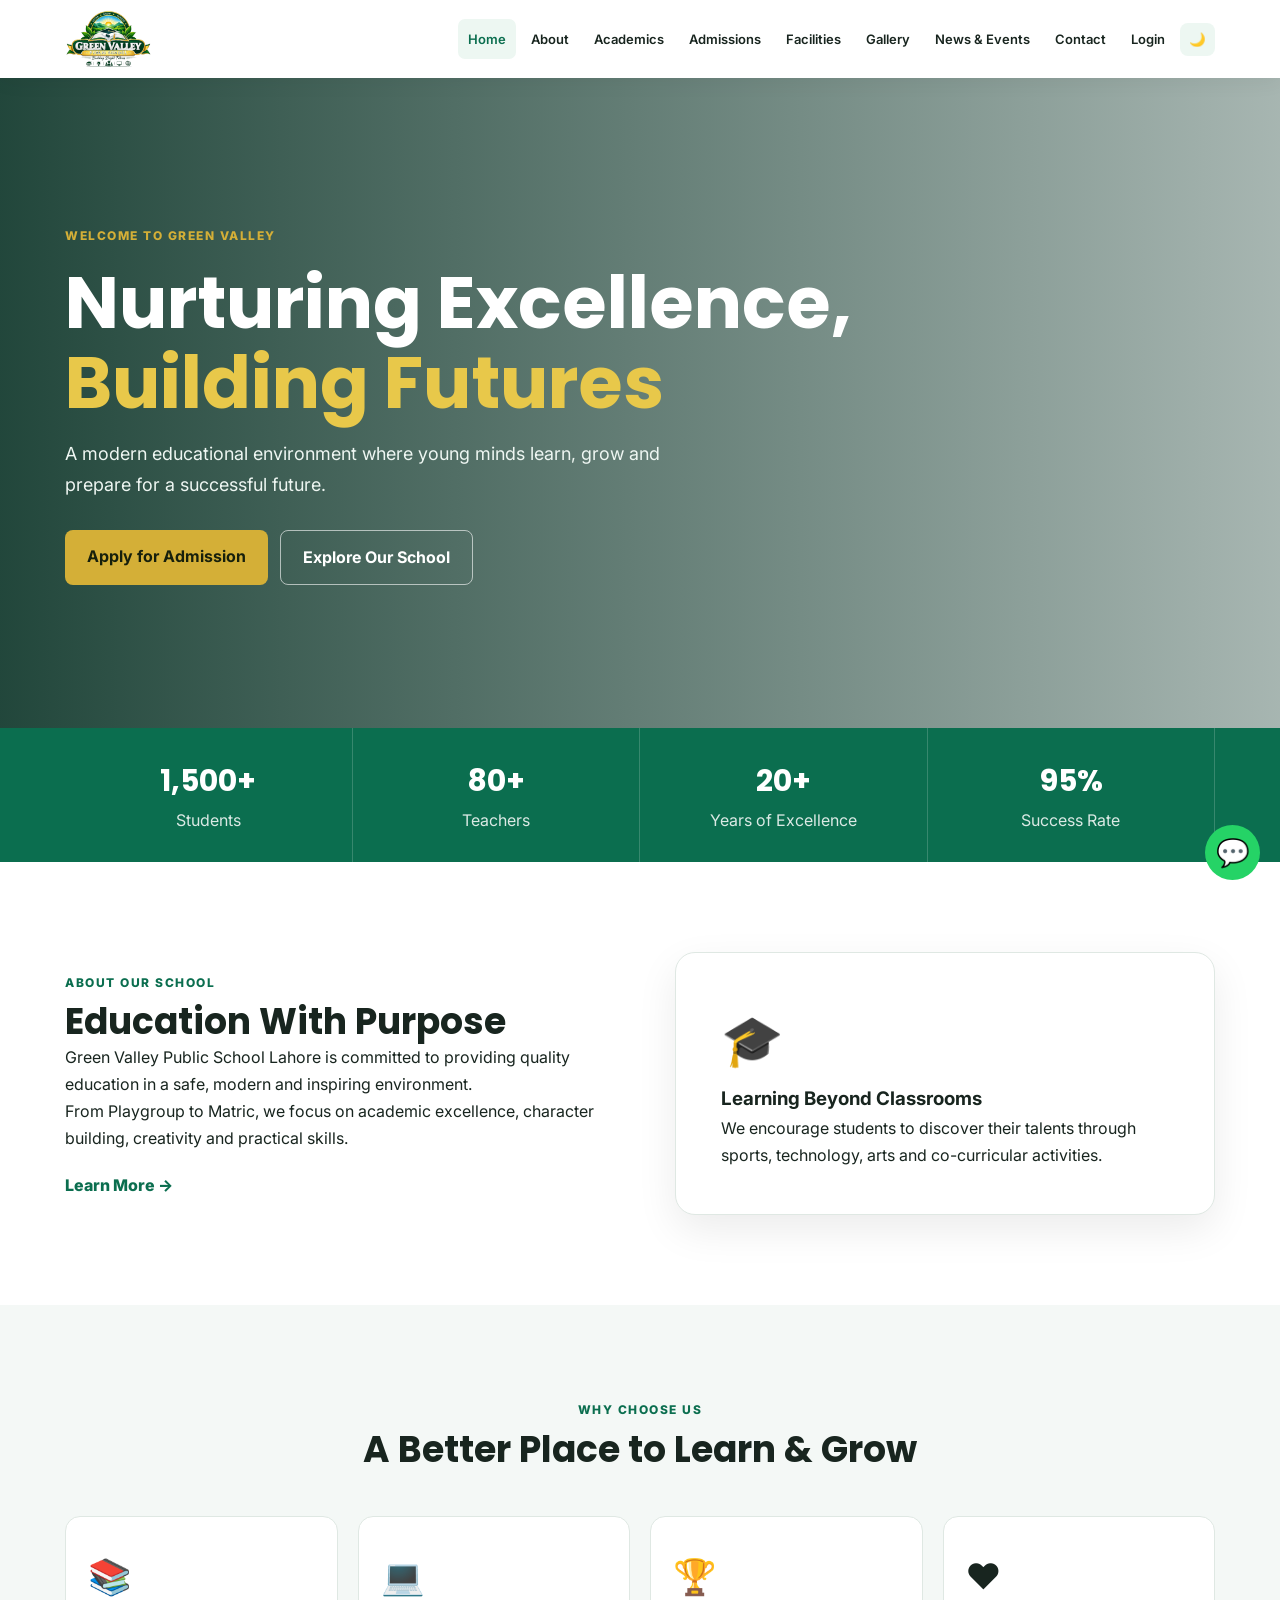
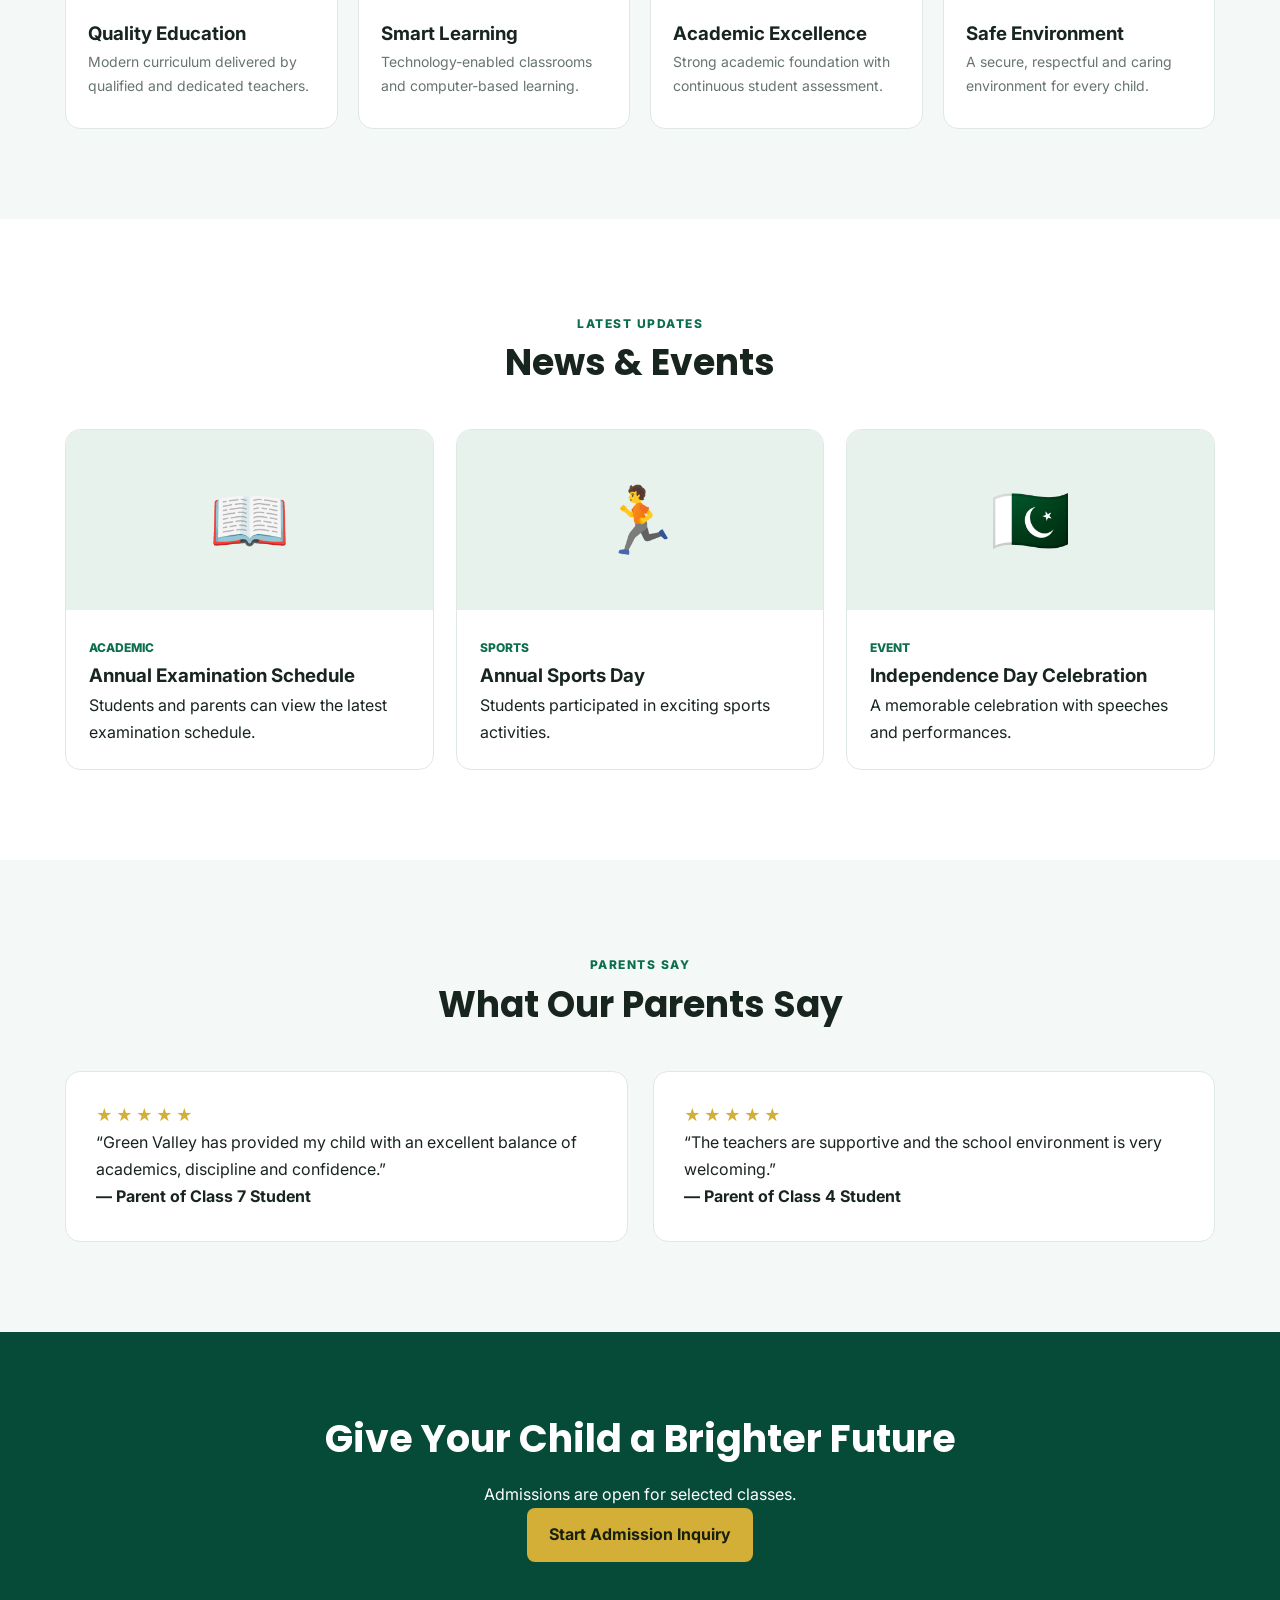
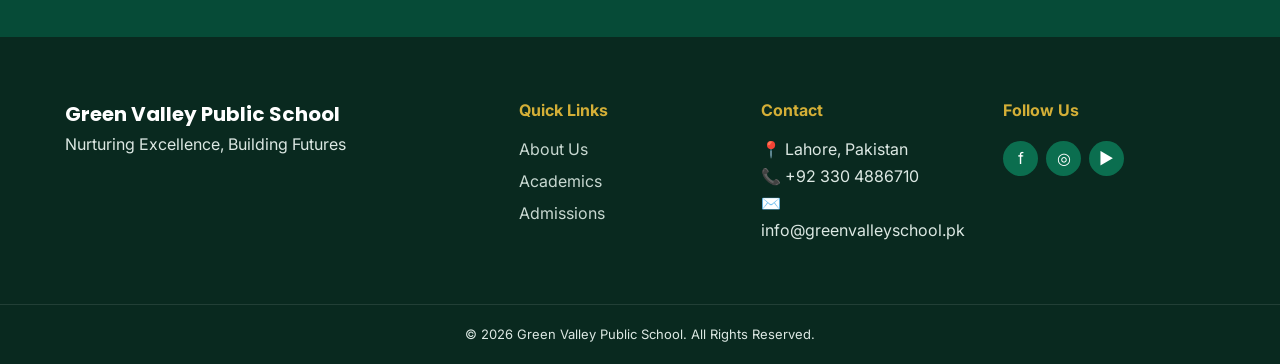
<file: index.html>
<!DOCTYPE html>
<html lang="en"><head><meta charset="UTF-8"><meta name="viewport" content="width=device-width,initial-scale=1.0"><meta name="description" content="Green Valley Public School Lahore - Nurturing Excellence, Building Futures"><title>Green Valley Public School | Lahore</title><link rel="preconnect" href="https://fonts.googleapis.com"><link href="https://fonts.googleapis.com/css2?family=Inter:wght@400;500;600;700;800&family=Poppins:wght@500;600;700;800&family=Noto+Nastaliq+Urdu:wght@400;600&display=swap" rel="stylesheet"><link rel="stylesheet" href="css/style.css"></head><body>
<header class="header"><div class="container nav"><a href="index.html" class="logo"><img src="images/logo.png" alt="Green Valley Public School" class="logo-img"></a><button class="menu-btn" id="menuBtn">☰</button><nav id="navMenu"><a class="active" href="index.html">Home</a><a href="about.html">About</a><a href="academics.html">Academics</a><a href="admissions.html">Admissions</a><a href="facilities.html">Facilities</a><a href="gallery.html">Gallery</a><a href="news-events.html">News & Events</a><a href="contact.html">Contact</a><a href="login.html">Login</a><button id="darkMode" class="icon-btn">🌙</button></nav></div></header>
<div id="welcomeBanner" style="display:none;background:linear-gradient(90deg,#0B6E4F,#064b37);color:#fff;padding:14px 20px;text-align:center;font-family:Poppins,sans-serif;font-size:18px;font-weight:600;letter-spacing:0.5px;">
  <span id="welcomeText">WELCOME To The Green Valley Public School</span>
  <button id="logoutBtn" style="margin-left:20px;background:#d4af37;color:#17200c;border:0;padding:6px 14px;border-radius:6px;font-weight:700;cursor:pointer;font-size:13px;">Logout</button>
</div>

<main><section class="hero"><div class="hero-content container"><span class="badge">Welcome to Green Valley</span><h1>Nurturing Excellence,<br><span>Building Futures</span></h1><p>A modern educational environment where young minds learn, grow and prepare for a successful future.</p><div class="hero-buttons"><a href="admissions.html" class="btn btn-gold">Apply for Admission</a><a href="about.html" class="btn btn-outline">Explore Our School</a></div></div></section>
<section class="stats"><div class="container stats-grid"><div class="stat"><strong>1,500+</strong><span>Students</span></div><div class="stat"><strong>80+</strong><span>Teachers</span></div><div class="stat"><strong>20+</strong><span>Years of Excellence</span></div><div class="stat"><strong>95%</strong><span>Success Rate</span></div></div></section>
<section class="section"><div class="container two-col"><div><span class="section-label">About Our School</span><h2>Education With Purpose</h2><p>Green Valley Public School Lahore is committed to providing quality education in a safe, modern and inspiring environment.</p><p>From Playgroup to Matric, we focus on academic excellence, character building, creativity and practical skills.</p><a href="about.html" class="text-link">Learn More →</a></div><div class="about-card"><div class="about-icon">🎓</div><h3>Learning Beyond Classrooms</h3><p>We encourage students to discover their talents through sports, technology, arts and co-curricular activities.</p></div></div></section>
<section class="section light"><div class="container"><div class="section-heading"><span class="section-label">Why Choose Us</span><h2>A Better Place to Learn & Grow</h2></div><div class="cards-4"><div class="feature-card"><div class="feature-icon">📚</div><h3>Quality Education</h3><p>Modern curriculum delivered by qualified and dedicated teachers.</p></div><div class="feature-card"><div class="feature-icon">💻</div><h3>Smart Learning</h3><p>Technology-enabled classrooms and computer-based learning.</p></div><div class="feature-card"><div class="feature-icon">🏆</div><h3>Academic Excellence</h3><p>Strong academic foundation with continuous student assessment.</p></div><div class="feature-card"><div class="feature-icon">❤️</div><h3>Safe Environment</h3><p>A secure, respectful and caring environment for every child.</p></div></div></div></section>
<section class="section"><div class="container"><div class="section-heading"><span class="section-label">Latest Updates</span><h2>News & Events</h2></div><div class="news-grid"><article class="news-card"><div class="news-image">📖</div><div class="news-body"><span>Academic</span><h3>Annual Examination Schedule</h3><p>Students and parents can view the latest examination schedule.</p></div></article><article class="news-card"><div class="news-image">🏃</div><div class="news-body"><span>Sports</span><h3>Annual Sports Day</h3><p>Students participated in exciting sports activities.</p></div></article><article class="news-card"><div class="news-image">🇵🇰</div><div class="news-body"><span>Event</span><h3>Independence Day Celebration</h3><p>A memorable celebration with speeches and performances.</p></div></article></div></div></section>
<section class="section light"><div class="container"><div class="section-heading"><span class="section-label">Parents Say</span><h2>What Our Parents Say</h2></div><div class="testimonial-grid"><div class="testimonial"><div class="stars">★★★★★</div><p>“Green Valley has provided my child with an excellent balance of academics, discipline and confidence.”</p><strong>— Parent of Class 7 Student</strong></div><div class="testimonial"><div class="stars">★★★★★</div><p>“The teachers are supportive and the school environment is very welcoming.”</p><strong>— Parent of Class 4 Student</strong></div></div></div></section>
<section class="cta"><div class="container"><h2>Give Your Child a Brighter Future</h2><p>Admissions are open for selected classes.</p><a href="admissions.html" class="btn btn-gold">Start Admission Inquiry</a></div></section></main>
<footer><div class="container footer-grid"><div><div class="footer-logo">Green Valley Public School</div><p>Nurturing Excellence, Building Futures</p></div><div><h4>Quick Links</h4><a href="about.html">About Us</a><a href="academics.html">Academics</a><a href="admissions.html">Admissions</a></div><div><h4>Contact</h4><p>📍 Lahore, Pakistan</p><p>📞 +92 330 4886710</p><p>✉️ info@greenvalleyschool.pk</p></div><div><h4>Follow Us</h4><div class="socials"><a href="#">f</a><a href="#">◎</a><a href="#">▶</a></div></div></div><div class="copyright">© 2026 Green Valley Public School. All Rights Reserved.</div></footer>
<a class="whatsapp" href="https://wa.me/923304886710" target="_blank">💬</a><button id="topBtn" class="top-btn">↑</button><script src="js/script.js"></script></body></html>
</file>
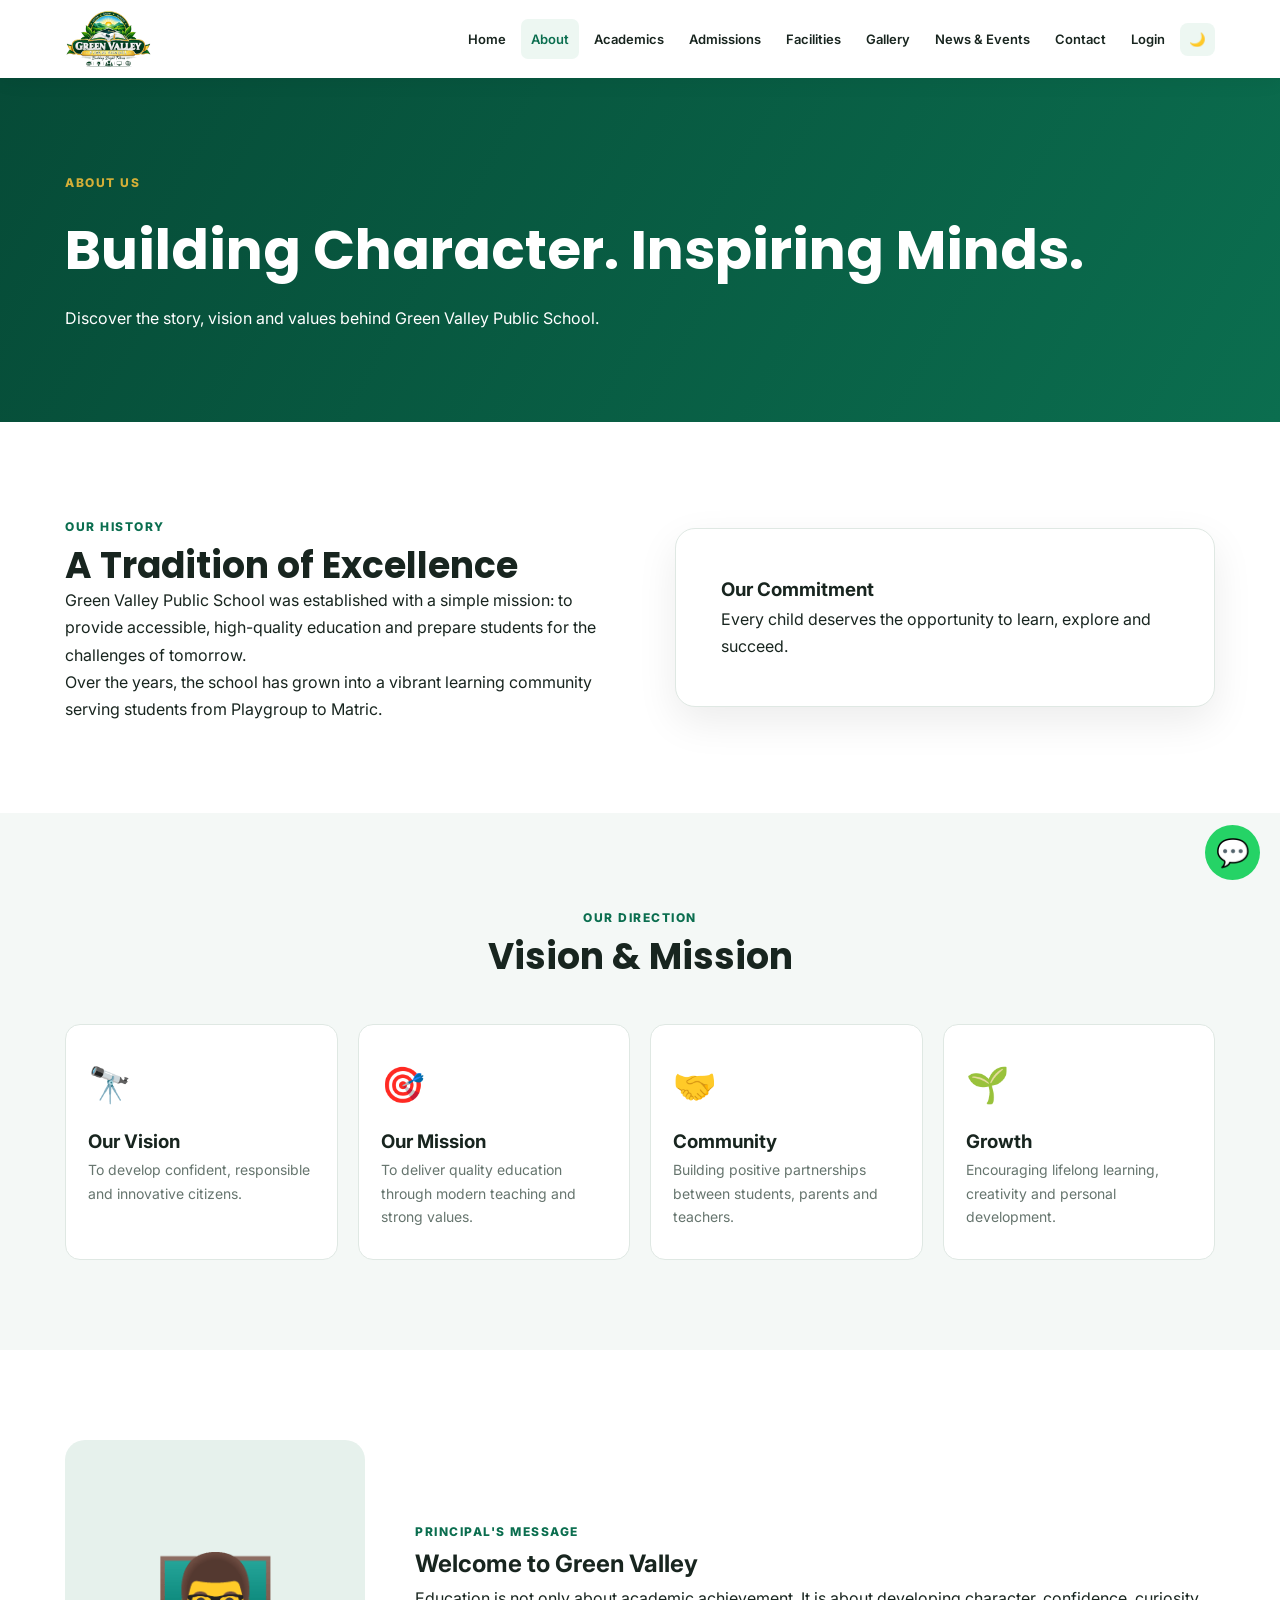
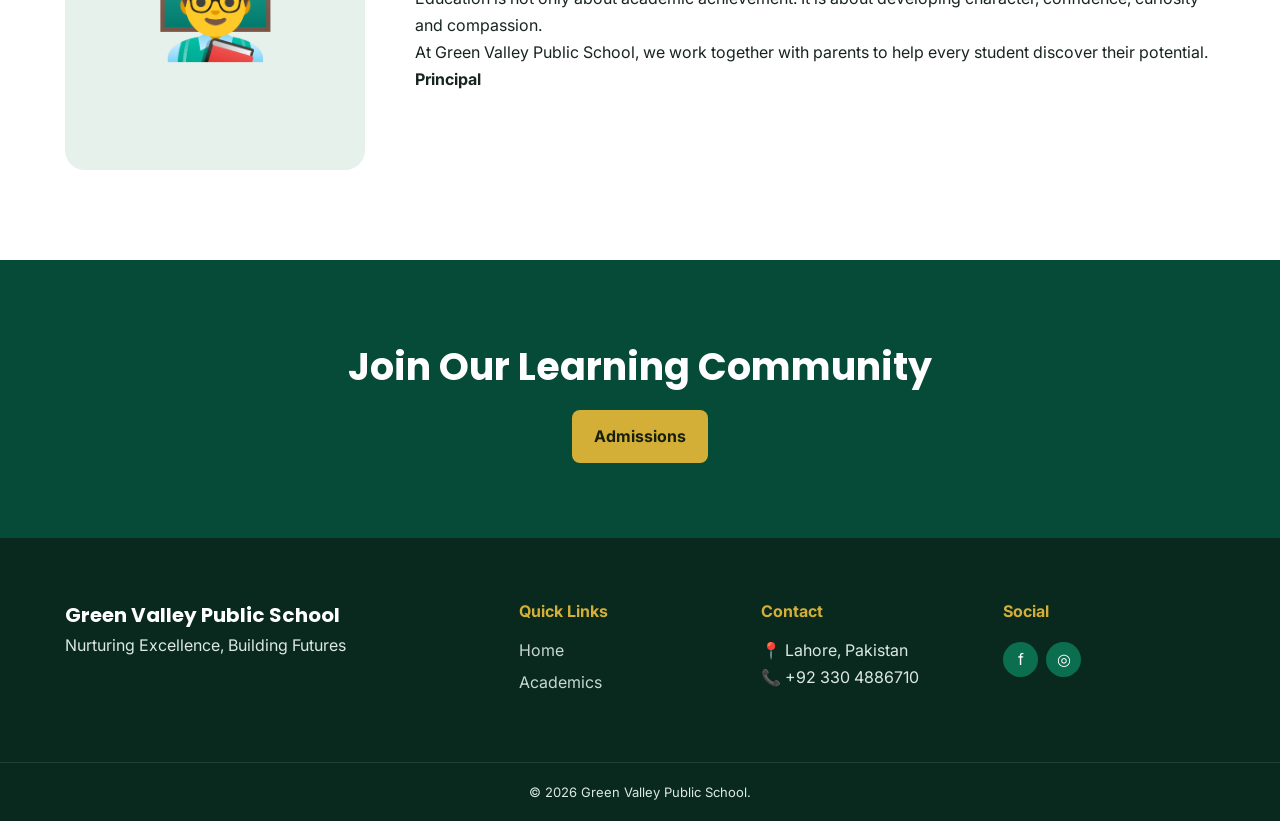
<file: about.html>
<!DOCTYPE html><html lang="en"><head><meta charset="UTF-8"><meta name="viewport" content="width=device-width,initial-scale=1"><title>About Us | Green Valley Public School</title><link href="https://fonts.googleapis.com/css2?family=Inter:wght@400;500;600;700;800&family=Poppins:wght@600;700;800&display=swap" rel="stylesheet"><link rel="stylesheet" href="css/style.css"></head><body>
<header class="header"><div class="container nav"><a href="index.html" class="logo"><img src="images/logo.png" alt="Green Valley Public School" class="logo-img"></a><button class="menu-btn" id="menuBtn">☰</button><nav id="navMenu"><a href="index.html">Home</a><a class="active" href="about.html">About</a><a href="academics.html">Academics</a><a href="admissions.html">Admissions</a><a href="facilities.html">Facilities</a><a href="gallery.html">Gallery</a><a href="news-events.html">News & Events</a><a href="contact.html">Contact</a><a href="login.html">Login</a><button id="darkMode" class="icon-btn">🌙</button></nav></div></header>
<section class="page-hero"><div class="container"><span class="section-label">About Us</span><h1>Building Character. Inspiring Minds.</h1><p>Discover the story, vision and values behind Green Valley Public School.</p></div></section>
<section class="section"><div class="container two-col"><div><span class="section-label">Our History</span><h2>A Tradition of Excellence</h2><p>Green Valley Public School was established with a simple mission: to provide accessible, high-quality education and prepare students for the challenges of tomorrow.</p><p>Over the years, the school has grown into a vibrant learning community serving students from Playgroup to Matric.</p></div><div class="info-box"><h3>Our Commitment</h3><p>Every child deserves the opportunity to learn, explore and succeed.</p></div></div></section>
<section class="section light"><div class="container"><div class="section-heading"><span class="section-label">Our Direction</span><h2>Vision & Mission</h2></div><div class="cards-4"><div class="feature-card"><div class="feature-icon">🔭</div><h3>Our Vision</h3><p>To develop confident, responsible and innovative citizens.</p></div><div class="feature-card"><div class="feature-icon">🎯</div><h3>Our Mission</h3><p>To deliver quality education through modern teaching and strong values.</p></div><div class="feature-card"><div class="feature-icon">🤝</div><h3>Community</h3><p>Building positive partnerships between students, parents and teachers.</p></div><div class="feature-card"><div class="feature-icon">🌱</div><h3>Growth</h3><p>Encouraging lifelong learning, creativity and personal development.</p></div></div></div></section>
<section class="section"><div class="container principal"><div class="principal-photo">👨‍🏫</div><div><span class="section-label">Principal's Message</span><h2>Welcome to Green Valley</h2><p>Education is not only about academic achievement. It is about developing character, confidence, curiosity and compassion.</p><p>At Green Valley Public School, we work together with parents to help every student discover their potential.</p><strong>Principal</strong></div></div></section>
<section class="cta"><div class="container"><h2>Join Our Learning Community</h2><a href="admissions.html" class="btn btn-gold">Admissions</a></div></section>
<footer><div class="container footer-grid"><div><div class="footer-logo">Green Valley Public School</div><p>Nurturing Excellence, Building Futures</p></div><div><h4>Quick Links</h4><a href="index.html">Home</a><a href="academics.html">Academics</a></div><div><h4>Contact</h4><p>📍 Lahore, Pakistan</p><p>📞 +92 330 4886710</p></div><div><h4>Social</h4><div class="socials"><a href="#">f</a><a href="#">◎</a></div></div></div><div class="copyright">© 2026 Green Valley Public School.</div></footer><a class="whatsapp" href="https://wa.me/923304886710">💬</a><button id="topBtn" class="top-btn">↑</button><script src="js/script.js"></script></body></html>
</file>
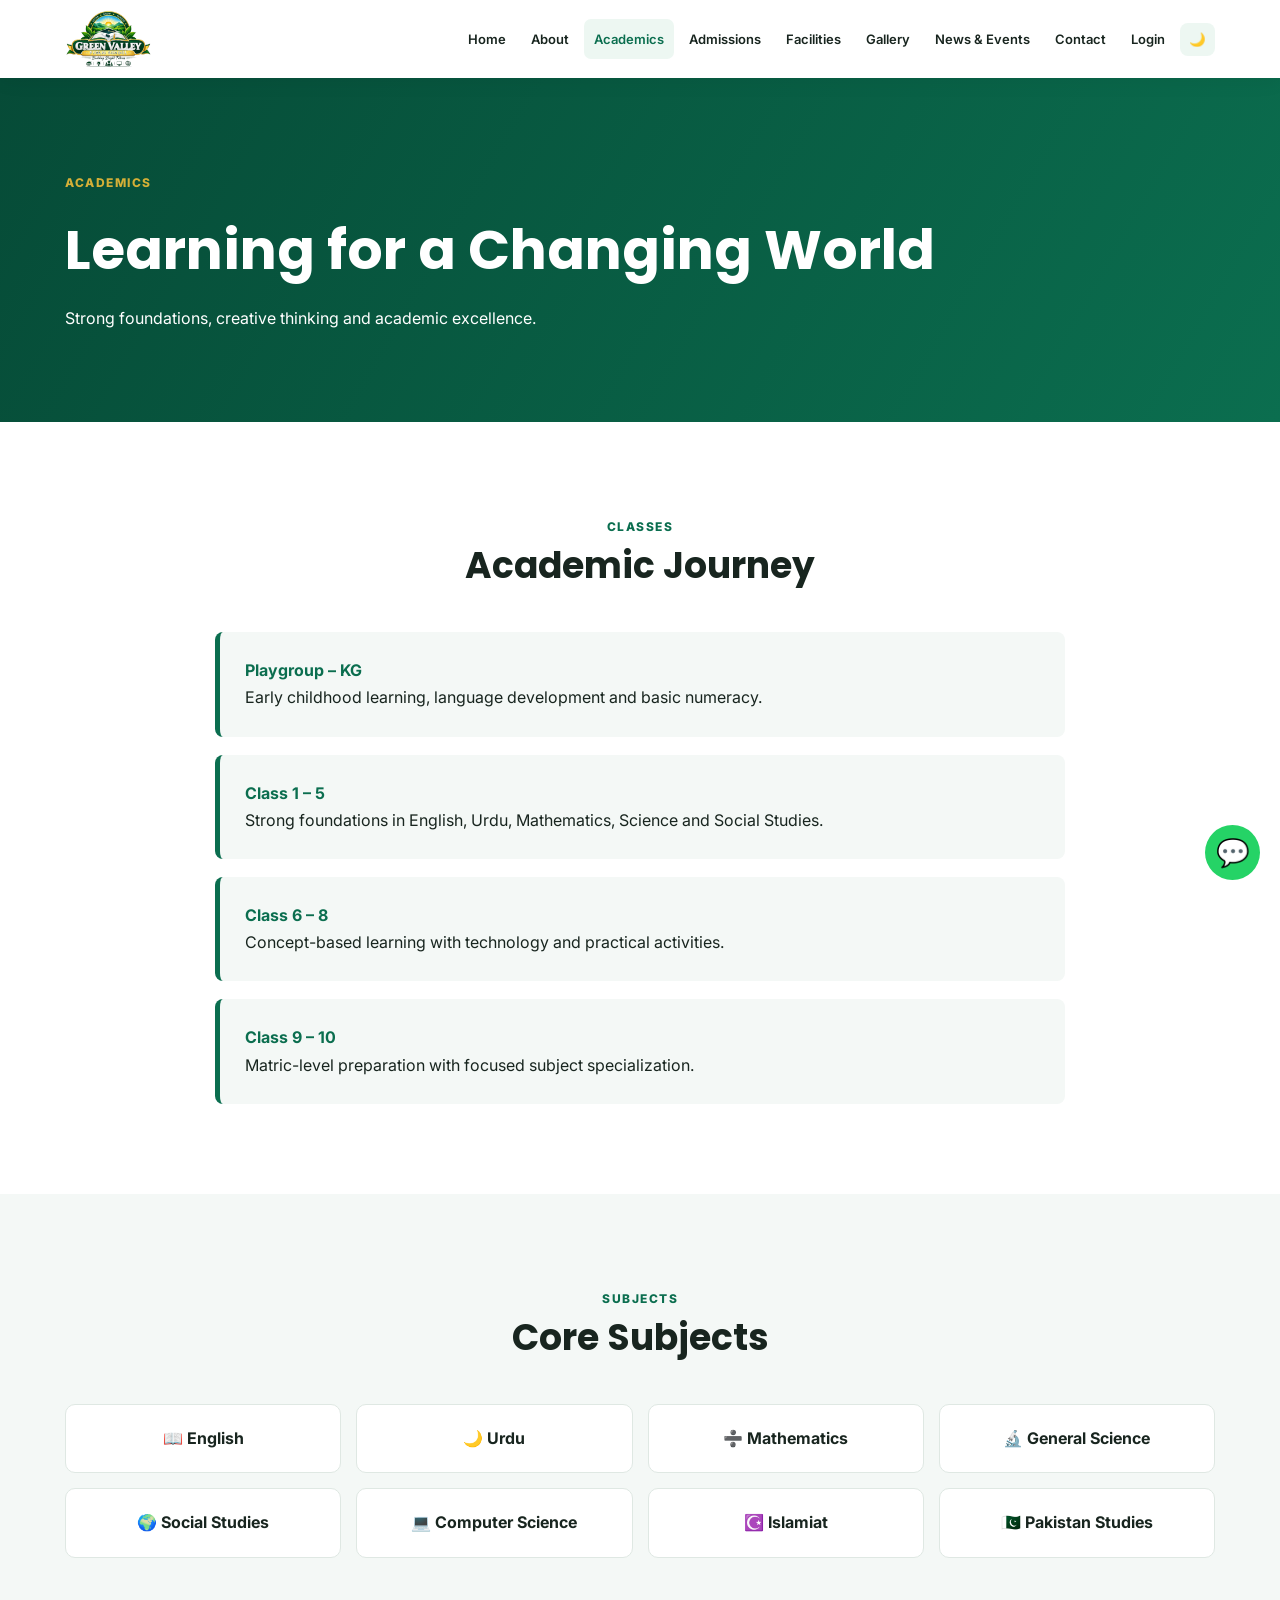
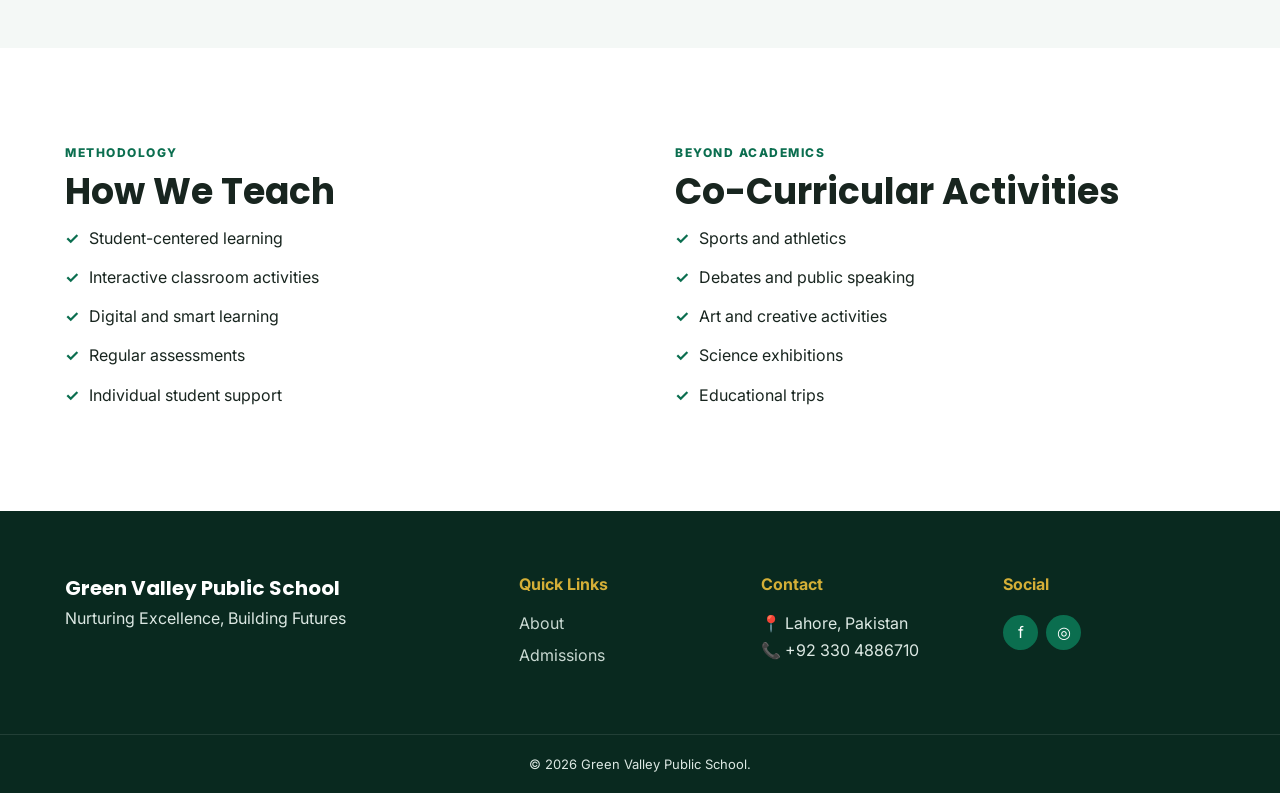
<file: academics.html>
<!DOCTYPE html><html lang="en"><head><meta charset="UTF-8"><meta name="viewport" content="width=device-width,initial-scale=1"><title>Academics | Green Valley Public School</title><link href="https://fonts.googleapis.com/css2?family=Inter:wght@400;500;600;700;800&family=Poppins:wght@600;700;800&display=swap" rel="stylesheet"><link rel="stylesheet" href="css/style.css"></head><body>
<header class="header"><div class="container nav"><a href="index.html" class="logo"><img src="images/logo.png" alt="Green Valley Public School" class="logo-img"></a><button class="menu-btn" id="menuBtn">☰</button><nav id="navMenu"><a href="index.html">Home</a><a href="about.html">About</a><a class="active" href="academics.html">Academics</a><a href="admissions.html">Admissions</a><a href="facilities.html">Facilities</a><a href="gallery.html">Gallery</a><a href="news-events.html">News & Events</a><a href="contact.html">Contact</a><a href="login.html">Login</a><button id="darkMode" class="icon-btn">🌙</button></nav></div></header>
<section class="page-hero"><div class="container"><span class="section-label">Academics</span><h1>Learning for a Changing World</h1><p>Strong foundations, creative thinking and academic excellence.</p></div></section>
<section class="section"><div class="container"><div class="section-heading"><span class="section-label">Classes</span><h2>Academic Journey</h2></div><div class="timeline"><div><b>Playgroup – KG</b><p>Early childhood learning, language development and basic numeracy.</p></div><div><b>Class 1 – 5</b><p>Strong foundations in English, Urdu, Mathematics, Science and Social Studies.</p></div><div><b>Class 6 – 8</b><p>Concept-based learning with technology and practical activities.</p></div><div><b>Class 9 – 10</b><p>Matric-level preparation with focused subject specialization.</p></div></div></div></section>
<section class="section light"><div class="container"><div class="section-heading"><span class="section-label">Subjects</span><h2>Core Subjects</h2></div><div class="subject-grid"><div>📖 English</div><div>🌙 Urdu</div><div>➗ Mathematics</div><div>🔬 General Science</div><div>🌍 Social Studies</div><div>💻 Computer Science</div><div>☪️ Islamiat</div><div>🇵🇰 Pakistan Studies</div></div></div></section>
<section class="section"><div class="container two-col"><div><span class="section-label">Methodology</span><h2>How We Teach</h2><ul class="check-list"><li>Student-centered learning</li><li>Interactive classroom activities</li><li>Digital and smart learning</li><li>Regular assessments</li><li>Individual student support</li></ul></div><div><span class="section-label">Beyond Academics</span><h2>Co-Curricular Activities</h2><ul class="check-list"><li>Sports and athletics</li><li>Debates and public speaking</li><li>Art and creative activities</li><li>Science exhibitions</li><li>Educational trips</li></ul></div></div></section>
<footer><div class="container footer-grid"><div><div class="footer-logo">Green Valley Public School</div><p>Nurturing Excellence, Building Futures</p></div><div><h4>Quick Links</h4><a href="about.html">About</a><a href="admissions.html">Admissions</a></div><div><h4>Contact</h4><p>📍 Lahore, Pakistan</p><p>📞 +92 330 4886710</p></div><div><h4>Social</h4><div class="socials"><a href="#">f</a><a href="#">◎</a></div></div></div><div class="copyright">© 2026 Green Valley Public School.</div></footer><a class="whatsapp" href="https://wa.me/923304886710">💬</a><button id="topBtn" class="top-btn">↑</button><script src="js/script.js"></script></body></html>
</file>
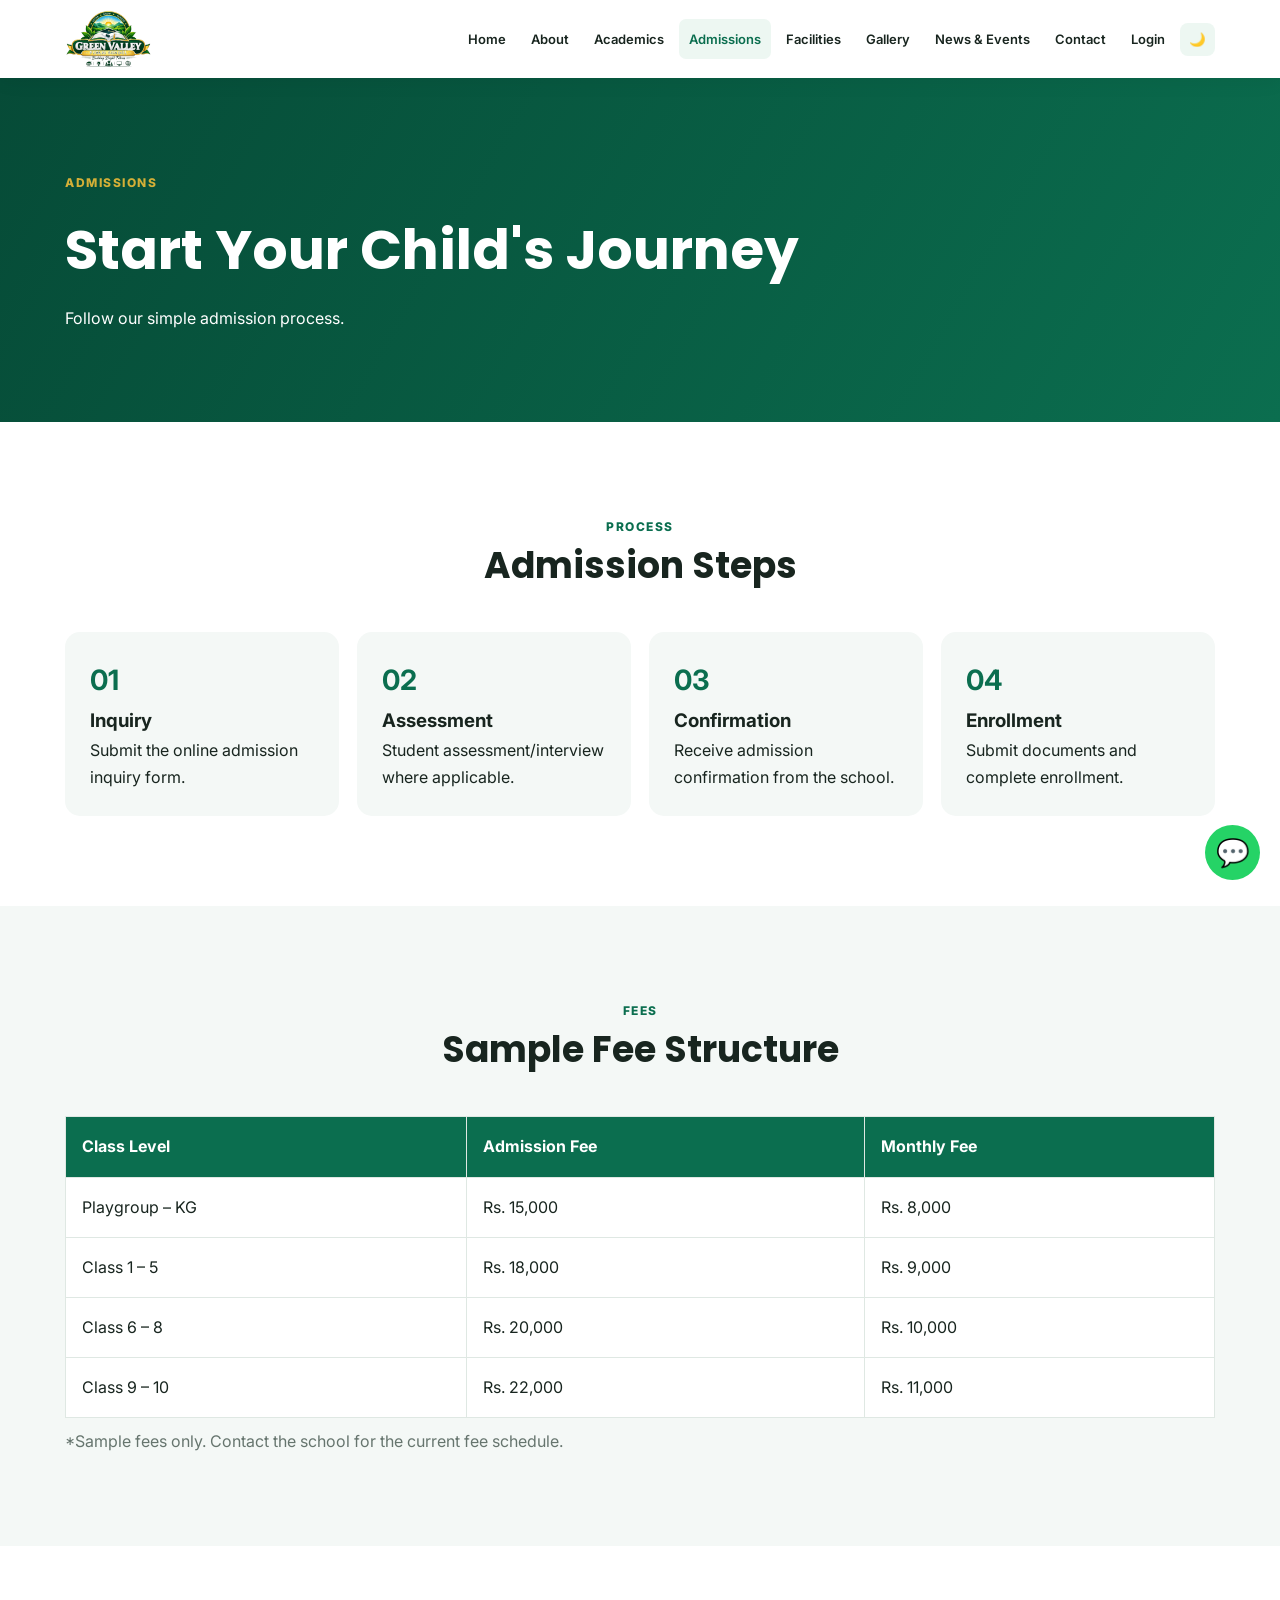
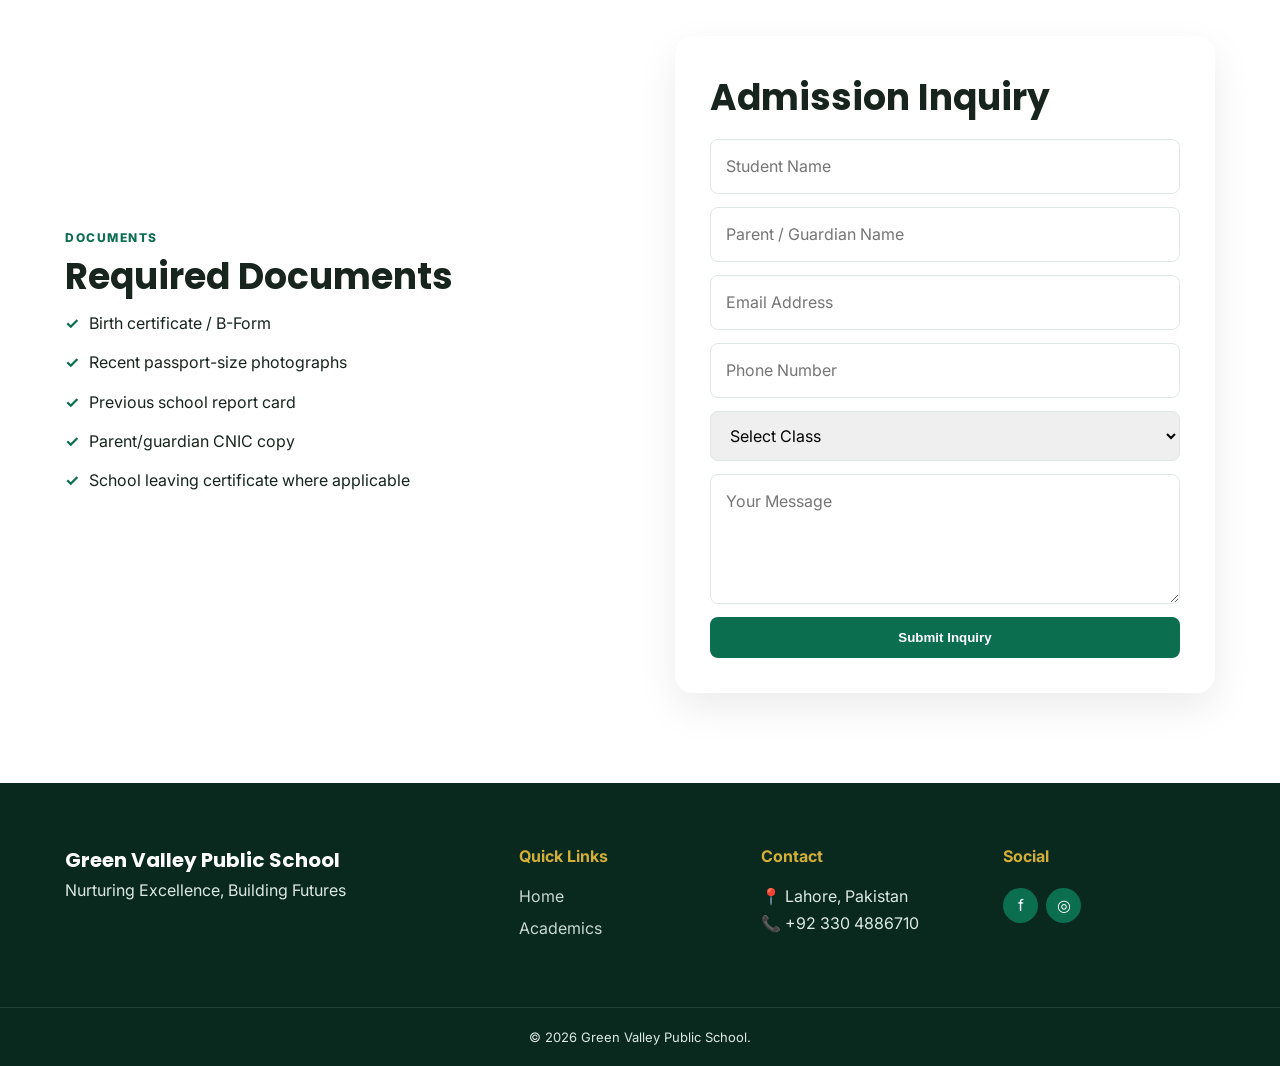
<file: admissions.html>
<!DOCTYPE html><html lang="en"><head><meta charset="UTF-8"><meta name="viewport" content="width=device-width,initial-scale=1"><title>Admissions | Green Valley Public School</title><link href="https://fonts.googleapis.com/css2?family=Inter:wght@400;500;600;700;800&family=Poppins:wght@600;700;800&display=swap" rel="stylesheet"><link rel="stylesheet" href="css/style.css"></head><body>
<header class="header"><div class="container nav"><a href="index.html" class="logo"><img src="images/logo.png" alt="Green Valley Public School" class="logo-img"></a><button class="menu-btn" id="menuBtn">☰</button><nav id="navMenu"><a href="index.html">Home</a><a href="about.html">About</a><a href="academics.html">Academics</a><a class="active" href="admissions.html">Admissions</a><a href="facilities.html">Facilities</a><a href="gallery.html">Gallery</a><a href="news-events.html">News & Events</a><a href="contact.html">Contact</a><a href="login.html">Login</a><button id="darkMode" class="icon-btn">🌙</button></nav></div></header>
<section class="page-hero"><div class="container"><span class="section-label">Admissions</span><h1>Start Your Child's Journey</h1><p>Follow our simple admission process.</p></div></section>
<section class="section"><div class="container"><div class="section-heading"><span class="section-label">Process</span><h2>Admission Steps</h2></div><div class="steps"><div><b>01</b><h3>Inquiry</h3><p>Submit the online admission inquiry form.</p></div><div><b>02</b><h3>Assessment</h3><p>Student assessment/interview where applicable.</p></div><div><b>03</b><h3>Confirmation</h3><p>Receive admission confirmation from the school.</p></div><div><b>04</b><h3>Enrollment</h3><p>Submit documents and complete enrollment.</p></div></div></div></section>
<section class="section light"><div class="container"><div class="section-heading"><span class="section-label">Fees</span><h2>Sample Fee Structure</h2></div><div class="table-wrap"><table><thead><tr><th>Class Level</th><th>Admission Fee</th><th>Monthly Fee</th></tr></thead><tbody><tr><td>Playgroup – KG</td><td>Rs. 15,000</td><td>Rs. 8,000</td></tr><tr><td>Class 1 – 5</td><td>Rs. 18,000</td><td>Rs. 9,000</td></tr><tr><td>Class 6 – 8</td><td>Rs. 20,000</td><td>Rs. 10,000</td></tr><tr><td>Class 9 – 10</td><td>Rs. 22,000</td><td>Rs. 11,000</td></tr></tbody></table></div><p class="note">*Sample fees only. Contact the school for the current fee schedule.</p></div></section>
<section class="section"><div class="container two-col"><div><span class="section-label">Documents</span><h2>Required Documents</h2><ul class="check-list"><li>Birth certificate / B-Form</li><li>Recent passport-size photographs</li><li>Previous school report card</li><li>Parent/guardian CNIC copy</li><li>School leaving certificate where applicable</li></ul></div><div class="form-card"><h2>Admission Inquiry</h2><form id="admissionForm"><input type="hidden" name="_subject" value="New Admission Inquiry - Green Valley Public School"><input type="text" name="Student Name" placeholder="Student Name" required><input type="text" name="Parent / Guardian Name" placeholder="Parent / Guardian Name" required><input type="email" name="Email" placeholder="Email Address" required><input type="tel" name="Phone Number" placeholder="Phone Number" required><select name="Class" required><option value="">Select Class</option><option>Playgroup</option><option>KG</option><option>Class 1</option><option>Class 2</option><option>Class 3</option><option>Class 4</option><option>Class 5</option><option>Class 6</option><option>Class 7</option><option>Class 8</option><option>Class 9</option><option>Class 10</option></select><textarea name="Message" placeholder="Your Message"></textarea><button class="btn btn-green" type="submit">Submit Inquiry</button></form></div></div></section>
<footer><div class="container footer-grid"><div><div class="footer-logo">Green Valley Public School</div><p>Nurturing Excellence, Building Futures</p></div><div><h4>Quick Links</h4><a href="index.html">Home</a><a href="academics.html">Academics</a></div><div><h4>Contact</h4><p>📍 Lahore, Pakistan</p><p>📞 +92 330 4886710</p></div><div><h4>Social</h4><div class="socials"><a href="#">f</a><a href="#">◎</a></div></div></div><div class="copyright">© 2026 Green Valley Public School.</div></footer><a class="whatsapp" href="https://wa.me/923304886710">💬</a><button id="topBtn" class="top-btn">↑</button><script src="js/script.js"></script></body></html>
</file>
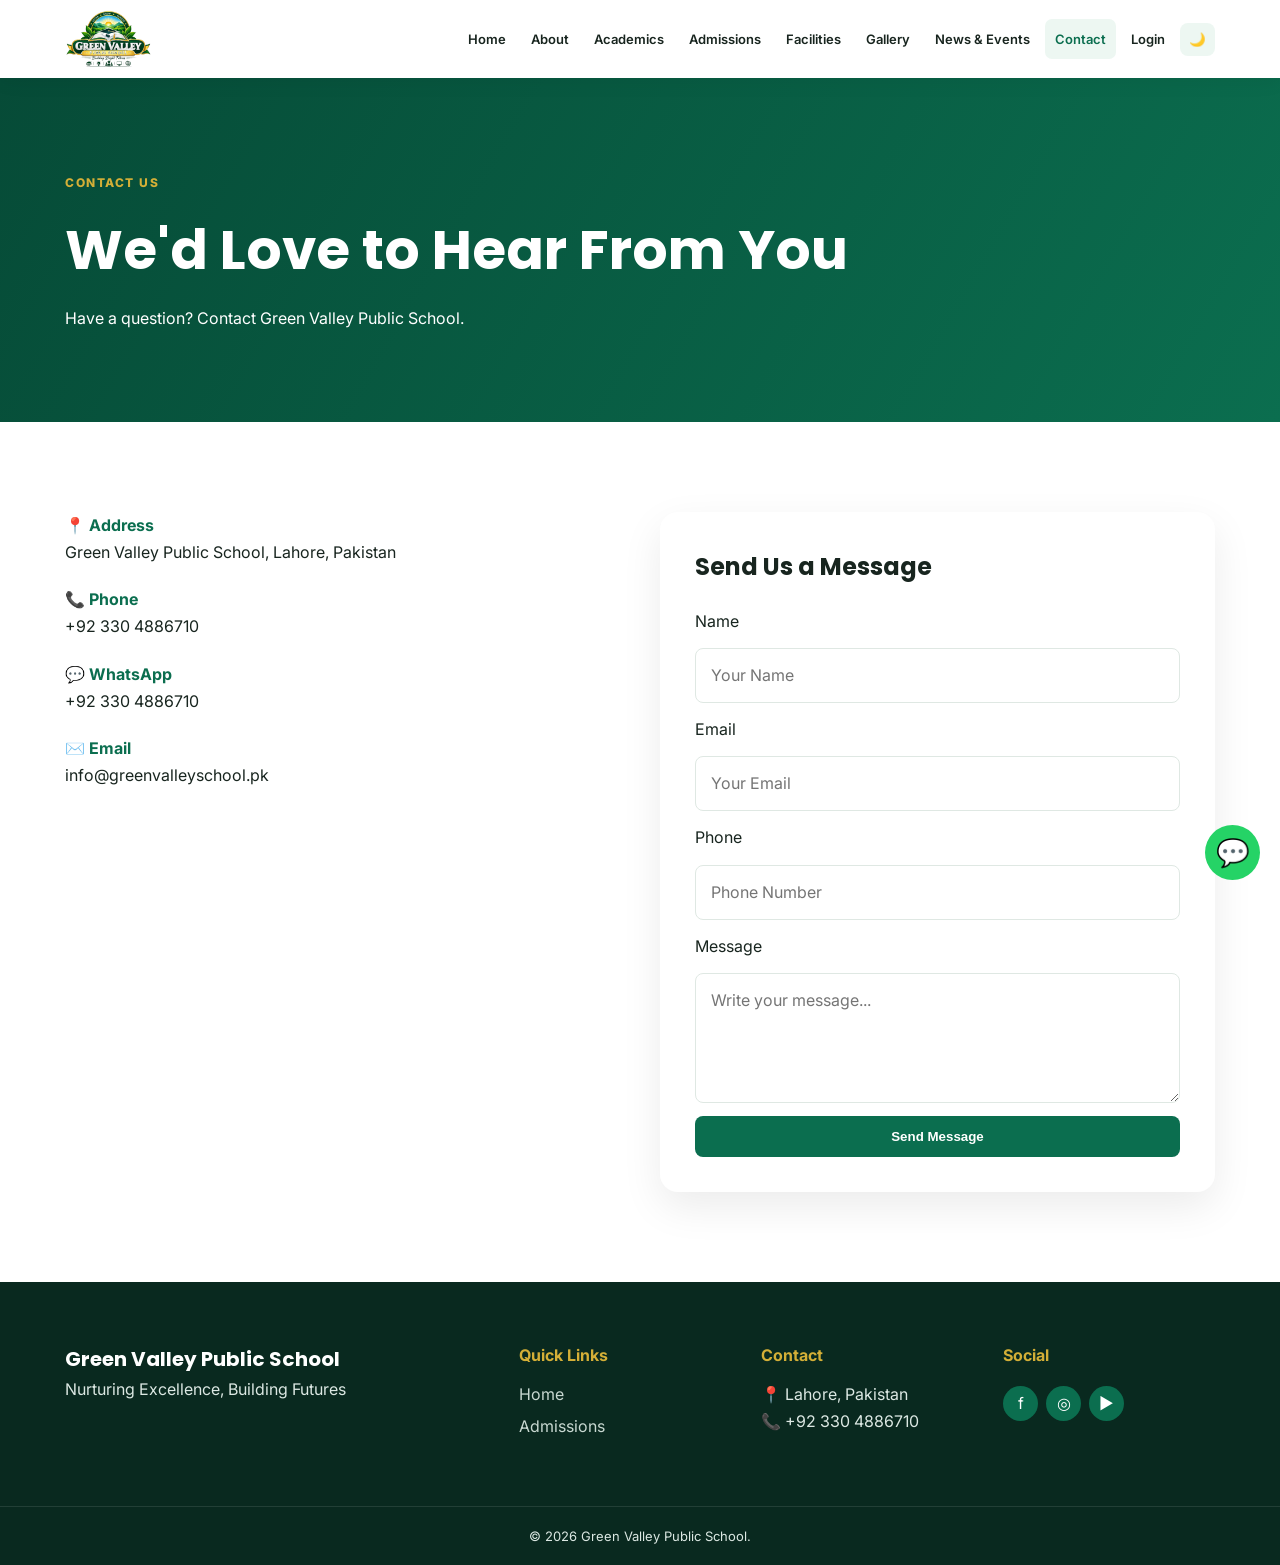
<file: contact.html>
<!DOCTYPE html><html lang="en"><head><meta charset="UTF-8"><meta name="viewport" content="width=device-width,initial-scale=1"><title>Contact Us | Green Valley Public School</title><link href="https://fonts.googleapis.com/css2?family=Inter:wght@400;500;600;700;800&family=Poppins:wght@600;700;800&display=swap" rel="stylesheet"><link rel="stylesheet" href="css/style.css"></head><body>
<header class="header"><div class="container nav"><a href="index.html" class="logo"><img src="images/logo.png" alt="Green Valley Public School" class="logo-img"></a><button class="menu-btn" id="menuBtn">☰</button><nav id="navMenu"><a href="index.html">Home</a><a href="about.html">About</a><a href="academics.html">Academics</a><a href="admissions.html">Admissions</a><a href="facilities.html">Facilities</a><a href="gallery.html">Gallery</a><a href="news-events.html">News & Events</a><a class="active" href="contact.html">Contact</a><a href="login.html">Login</a><button id="darkMode" class="icon-btn">🌙</button></nav></div></header>
<section class="page-hero"><div class="container"><span class="section-label">Contact Us</span><h1>We'd Love to Hear From You</h1><p>Have a question? Contact Green Valley Public School.</p></div></section>
<section class="section"><div class="container contact-grid"><div><div class="contact-item"><strong>📍 Address</strong><p>Green Valley Public School, Lahore, Pakistan</p></div><div class="contact-item"><strong>📞 Phone</strong><p>+92 330 4886710</p></div><div class="contact-item"><strong>💬 WhatsApp</strong><p><a href="https://wa.me/923304886710" target="_blank">+92 330 4886710</a></p></div><div class="contact-item"><strong>✉️ Email</strong><p>info@greenvalleyschool.pk</p></div><div class="map"><iframe src="https://www.google.com/maps?q=Lahore,Pakistan&output=embed" loading="lazy"></iframe></div></div><div class="form-card"><h2>Send Us a Message</h2><form id="contactForm"><label>Name</label><input type="text" required placeholder="Your Name"><label>Email</label><input type="email" required placeholder="Your Email"><label>Phone</label><input type="tel" placeholder="Phone Number"><label>Message</label><textarea required placeholder="Write your message..."></textarea><button class="btn btn-green" type="submit">Send Message</button></form></div></div></section>
<footer><div class="container footer-grid"><div><div class="footer-logo">Green Valley Public School</div><p>Nurturing Excellence, Building Futures</p></div><div><h4>Quick Links</h4><a href="index.html">Home</a><a href="admissions.html">Admissions</a></div><div><h4>Contact</h4><p>📍 Lahore, Pakistan</p><p>📞 +92 330 4886710</p></div><div><h4>Social</h4><div class="socials"><a href="#">f</a><a href="#">◎</a><a href="#">▶</a></div></div></div><div class="copyright">© 2026 Green Valley Public School.</div></footer><a class="whatsapp" href="https://wa.me/923304886710">💬</a><button id="topBtn" class="top-btn">↑</button><script src="js/script.js"></script></body></html>
</file>
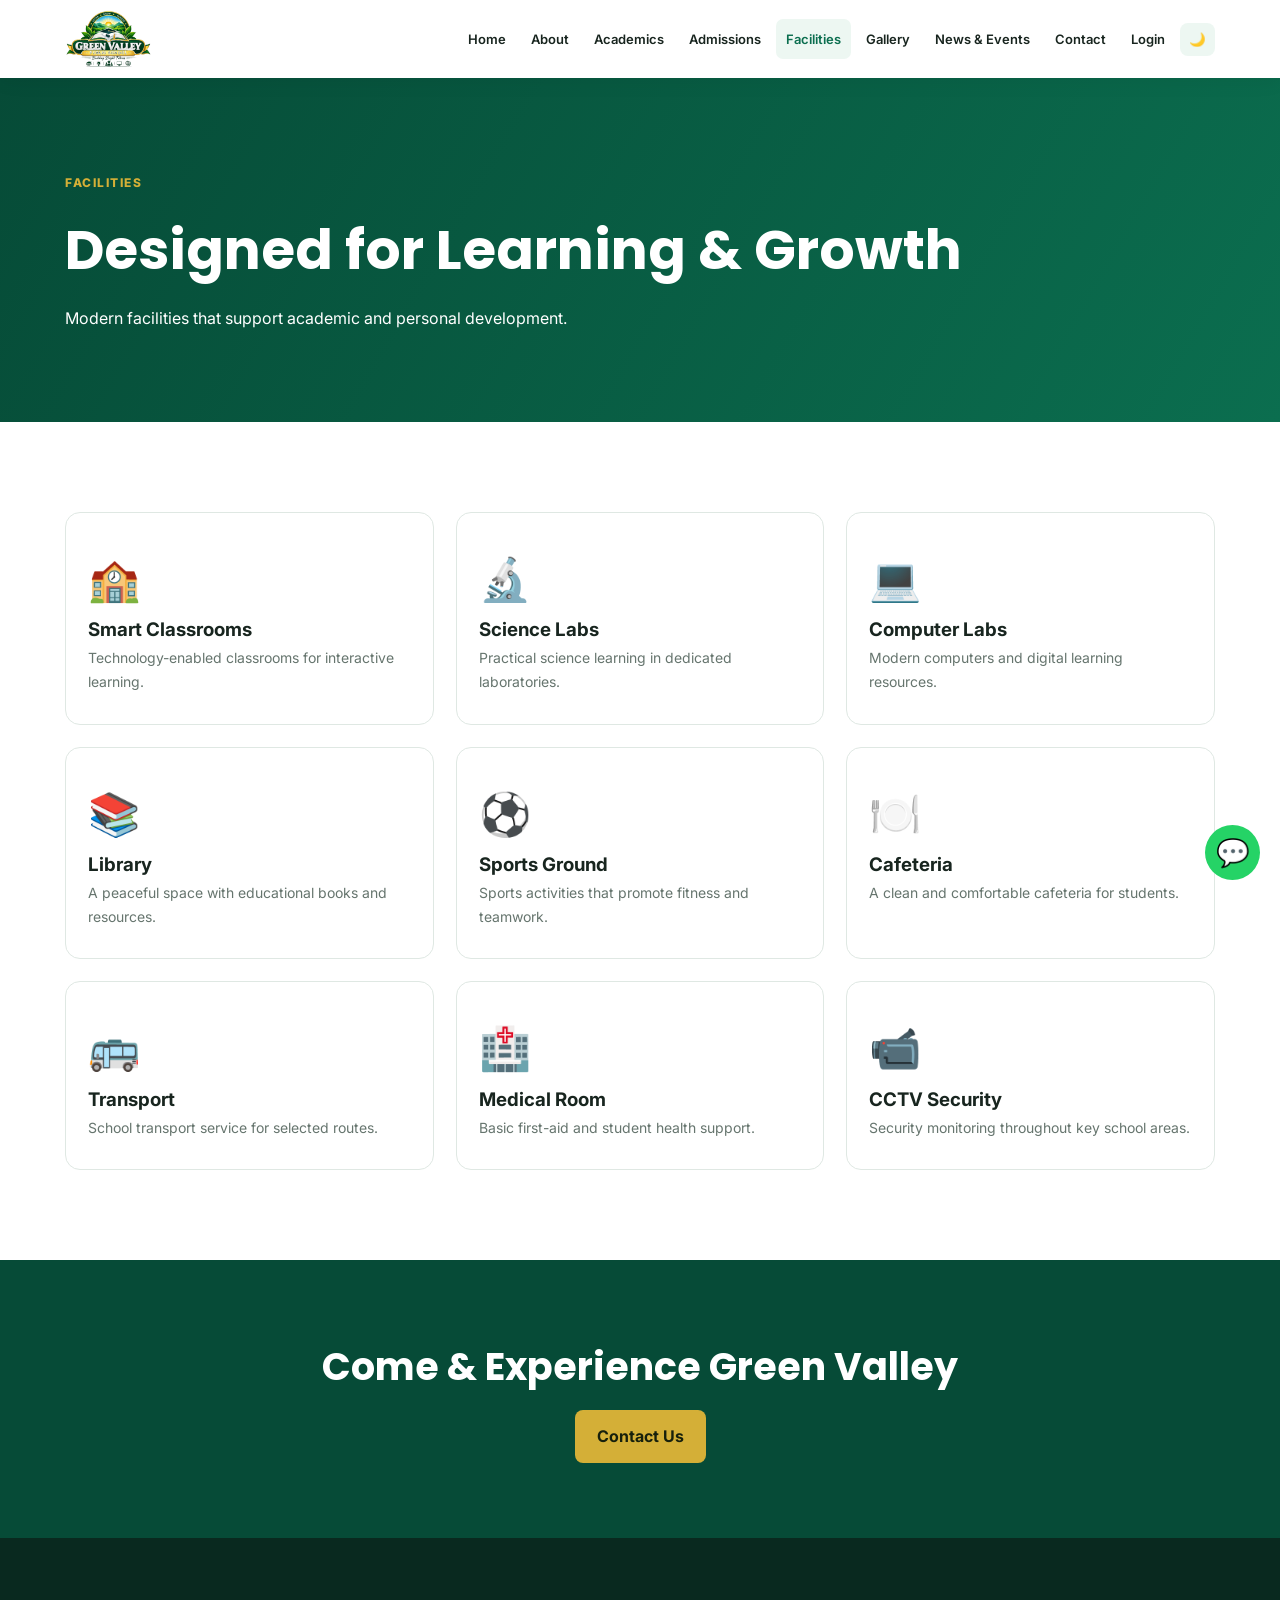
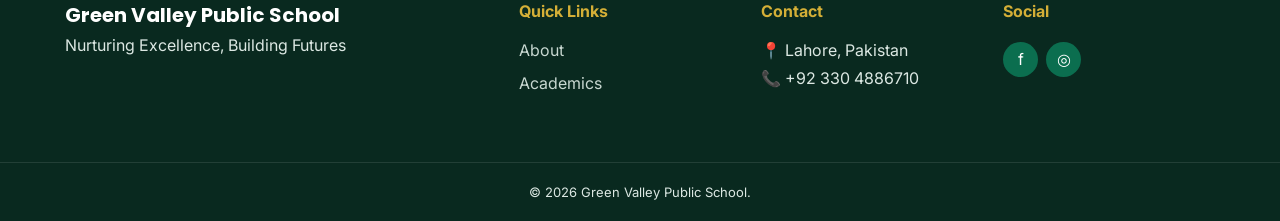
<file: facilities.html>
<!DOCTYPE html><html lang="en"><head><meta charset="UTF-8"><meta name="viewport" content="width=device-width,initial-scale=1"><title>Facilities | Green Valley Public School</title><link href="https://fonts.googleapis.com/css2?family=Inter:wght@400;500;600;700;800&family=Poppins:wght@600;700;800&display=swap" rel="stylesheet"><link rel="stylesheet" href="css/style.css"></head><body>
<header class="header"><div class="container nav"><a href="index.html" class="logo"><img src="images/logo.png" alt="Green Valley Public School" class="logo-img"></a><button class="menu-btn" id="menuBtn">☰</button><nav id="navMenu"><a href="index.html">Home</a><a href="about.html">About</a><a href="academics.html">Academics</a><a href="admissions.html">Admissions</a><a class="active" href="facilities.html">Facilities</a><a href="gallery.html">Gallery</a><a href="news-events.html">News & Events</a><a href="contact.html">Contact</a><a href="login.html">Login</a><button id="darkMode" class="icon-btn">🌙</button></nav></div></header>
<section class="page-hero"><div class="container"><span class="section-label">Facilities</span><h1>Designed for Learning & Growth</h1><p>Modern facilities that support academic and personal development.</p></div></section>
<section class="section"><div class="container facility-grid"><div class="facility"><div>🏫</div><h3>Smart Classrooms</h3><p>Technology-enabled classrooms for interactive learning.</p></div><div class="facility"><div>🔬</div><h3>Science Labs</h3><p>Practical science learning in dedicated laboratories.</p></div><div class="facility"><div>💻</div><h3>Computer Labs</h3><p>Modern computers and digital learning resources.</p></div><div class="facility"><div>📚</div><h3>Library</h3><p>A peaceful space with educational books and resources.</p></div><div class="facility"><div>⚽</div><h3>Sports Ground</h3><p>Sports activities that promote fitness and teamwork.</p></div><div class="facility"><div>🍽️</div><h3>Cafeteria</h3><p>A clean and comfortable cafeteria for students.</p></div><div class="facility"><div>🚌</div><h3>Transport</h3><p>School transport service for selected routes.</p></div><div class="facility"><div>🏥</div><h3>Medical Room</h3><p>Basic first-aid and student health support.</p></div><div class="facility"><div>📹</div><h3>CCTV Security</h3><p>Security monitoring throughout key school areas.</p></div></div></section>
<section class="cta"><div class="container"><h2>Come & Experience Green Valley</h2><a href="contact.html" class="btn btn-gold">Contact Us</a></div></section>
<footer><div class="container footer-grid"><div><div class="footer-logo">Green Valley Public School</div><p>Nurturing Excellence, Building Futures</p></div><div><h4>Quick Links</h4><a href="about.html">About</a><a href="academics.html">Academics</a></div><div><h4>Contact</h4><p>📍 Lahore, Pakistan</p><p>📞 +92 330 4886710</p></div><div><h4>Social</h4><div class="socials"><a href="#">f</a><a href="#">◎</a></div></div></div><div class="copyright">© 2026 Green Valley Public School.</div></footer><a class="whatsapp" href="https://wa.me/923304886710">💬</a><button id="topBtn" class="top-btn">↑</button><script src="js/script.js"></script></body></html>
</file>
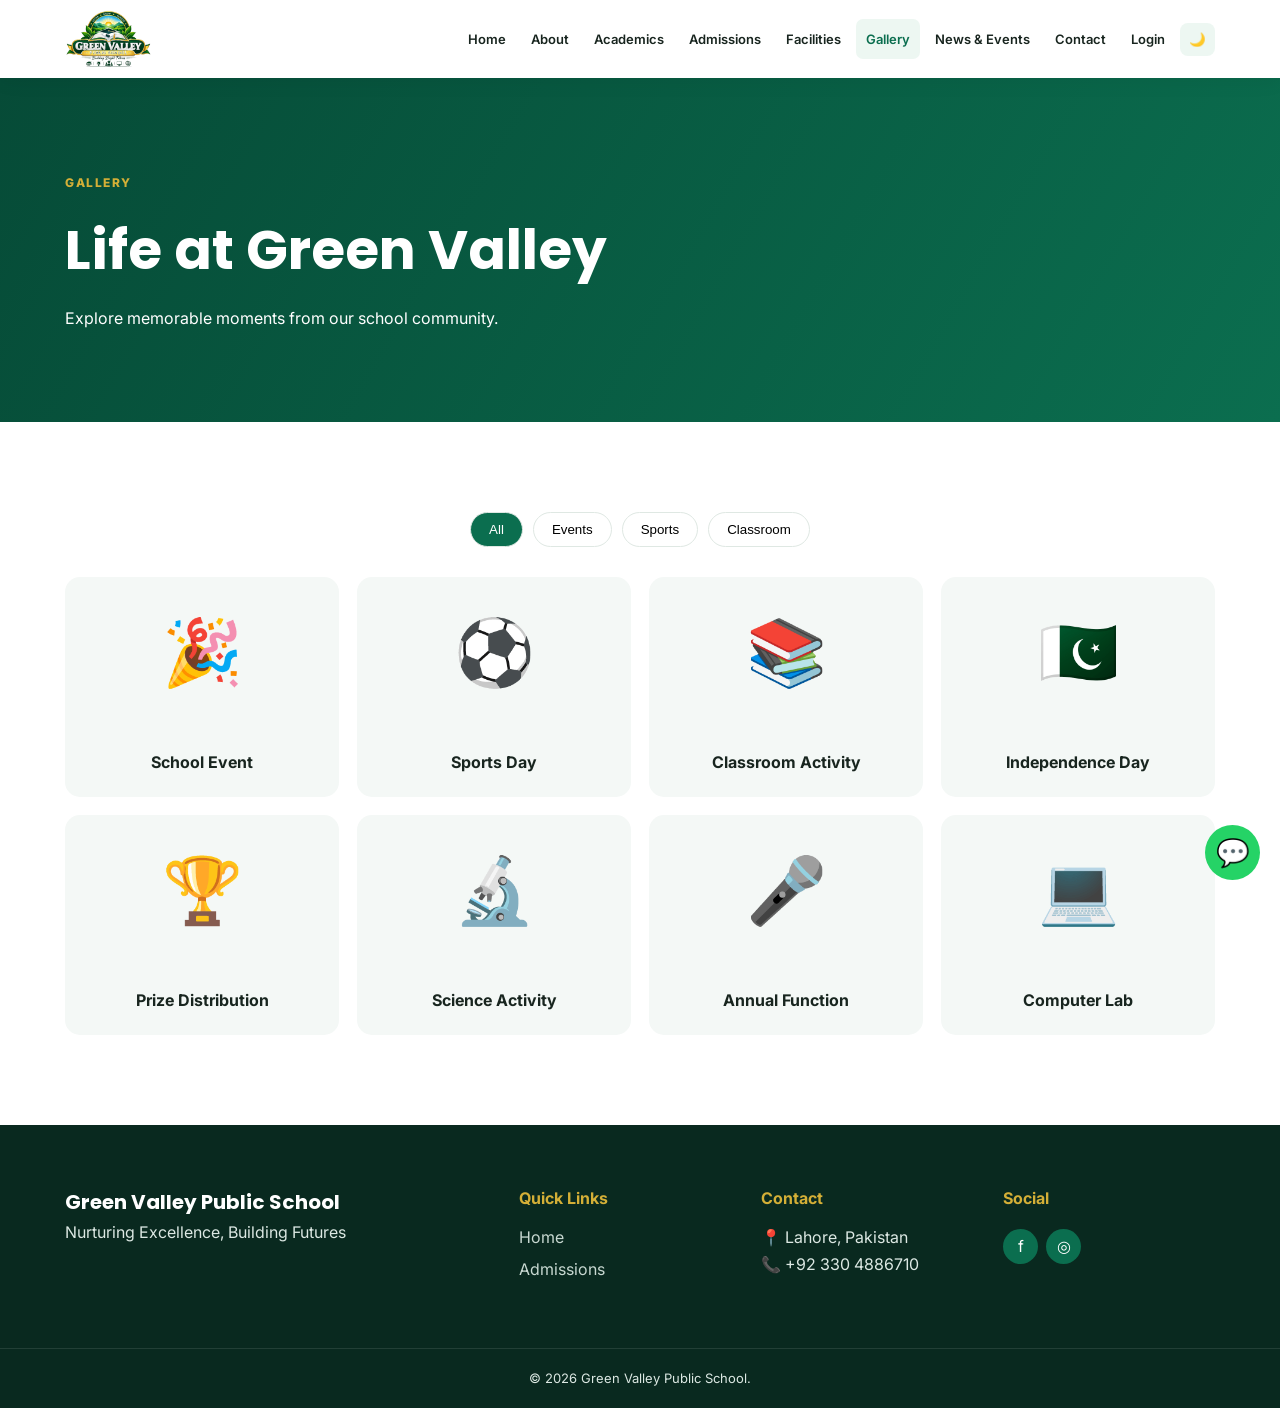
<file: gallery.html>
<!DOCTYPE html><html lang="en"><head><meta charset="UTF-8"><meta name="viewport" content="width=device-width,initial-scale=1"><title>Gallery | Green Valley Public School</title><link href="https://fonts.googleapis.com/css2?family=Inter:wght@400;500;600;700;800&family=Poppins:wght@600;700;800&display=swap" rel="stylesheet"><link rel="stylesheet" href="css/style.css"></head><body>
<header class="header"><div class="container nav"><a href="index.html" class="logo"><img src="images/logo.png" alt="Green Valley Public School" class="logo-img"></a><button class="menu-btn" id="menuBtn">☰</button><nav id="navMenu"><a href="index.html">Home</a><a href="about.html">About</a><a href="academics.html">Academics</a><a href="admissions.html">Admissions</a><a href="facilities.html">Facilities</a><a class="active" href="gallery.html">Gallery</a><a href="news-events.html">News & Events</a><a href="contact.html">Contact</a><a href="login.html">Login</a><button id="darkMode" class="icon-btn">🌙</button></nav></div></header>
<section class="page-hero"><div class="container"><span class="section-label">Gallery</span><h1>Life at Green Valley</h1><p>Explore memorable moments from our school community.</p></div></section>
<section class="section"><div class="container"><div class="filters"><button class="filter active" data-filter="all">All</button><button class="filter" data-filter="events">Events</button><button class="filter" data-filter="sports">Sports</button><button class="filter" data-filter="classroom">Classroom</button></div><div class="gallery-grid"><div class="gallery-item events"><div>🎉</div><span>School Event</span></div><div class="gallery-item sports"><div>⚽</div><span>Sports Day</span></div><div class="gallery-item classroom"><div>📚</div><span>Classroom Activity</span></div><div class="gallery-item events"><div>🇵🇰</div><span>Independence Day</span></div><div class="gallery-item sports"><div>🏆</div><span>Prize Distribution</span></div><div class="gallery-item classroom"><div>🔬</div><span>Science Activity</span></div><div class="gallery-item events"><div>🎤</div><span>Annual Function</span></div><div class="gallery-item classroom"><div>💻</div><span>Computer Lab</span></div></div></div></section>
<div id="lightbox" class="lightbox"><button id="closeLightbox">×</button><div id="lightboxContent"></div></div>
<footer><div class="container footer-grid"><div><div class="footer-logo">Green Valley Public School</div><p>Nurturing Excellence, Building Futures</p></div><div><h4>Quick Links</h4><a href="index.html">Home</a><a href="admissions.html">Admissions</a></div><div><h4>Contact</h4><p>📍 Lahore, Pakistan</p><p>📞 +92 330 4886710</p></div><div><h4>Social</h4><div class="socials"><a href="#">f</a><a href="#">◎</a></div></div></div><div class="copyright">© 2026 Green Valley Public School.</div></footer><a class="whatsapp" href="https://wa.me/923304886710">💬</a><button id="topBtn" class="top-btn">↑</button><script src="js/script.js"></script></body></html>
</file>
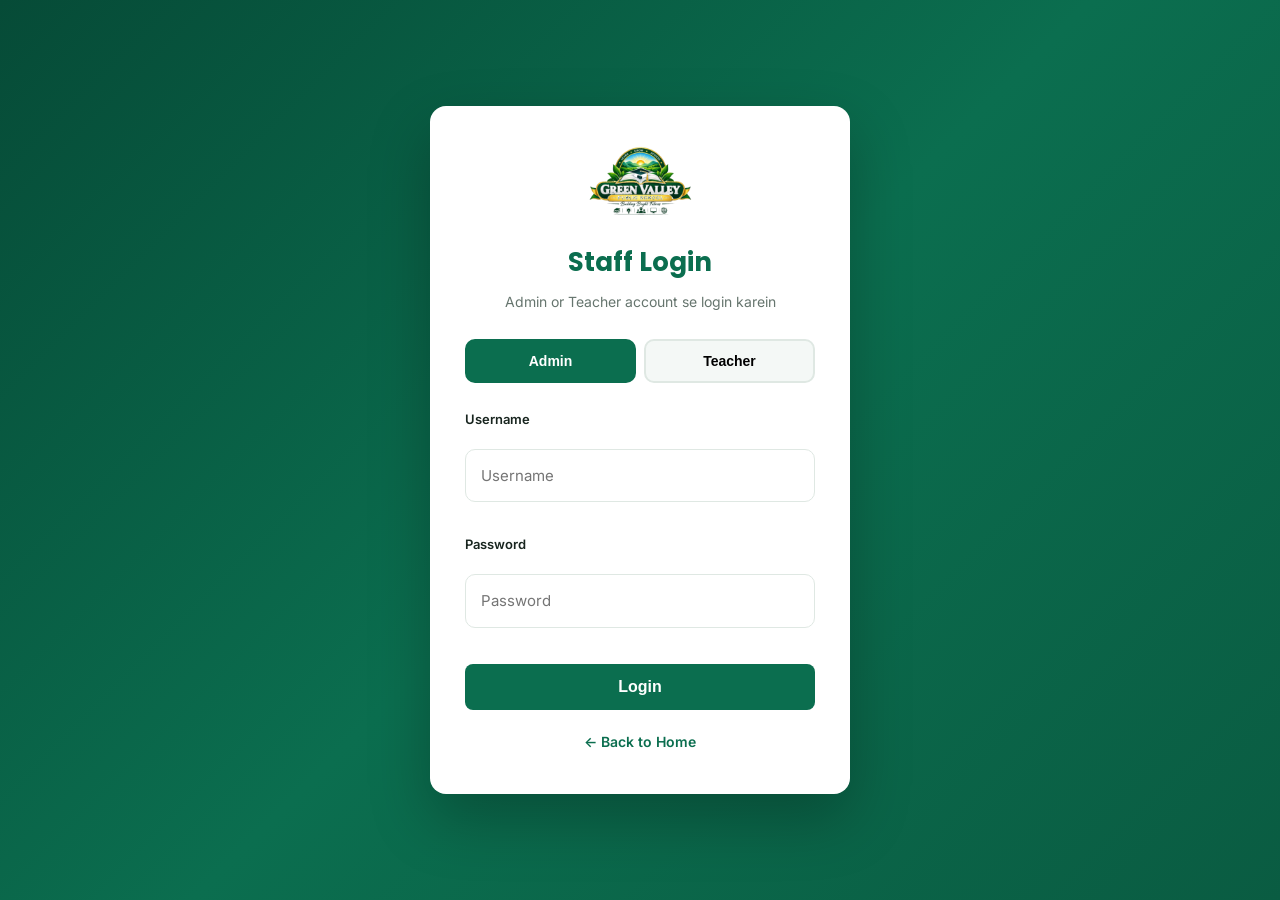
<file: login.html>
<!DOCTYPE html>
<html lang="en">
<head>
<meta charset="UTF-8">
<meta name="viewport" content="width=device-width,initial-scale=1.0">
<title>Login | Green Valley Public School</title>
<link href="https://fonts.googleapis.com/css2?family=Inter:wght@400;500;600;700;800&family=Poppins:wght@600;700;800&display=swap" rel="stylesheet">
<link rel="stylesheet" href="css/style.css">
<style>
.login-page{min-height:100vh;display:flex;align-items:center;justify-content:center;background:linear-gradient(135deg,#064b37 0%,#0B6E4F 50%,#0a5c42 100%);padding:20px}
.login-box{background:#fff;border-radius:16px;padding:40px 35px;width:100%;max-width:420px;box-shadow:0 25px 60px rgba(0,0,0,.25)}
.login-box h1{font-family:Poppins;color:#0B6E4F;font-size:26px;margin-bottom:6px;text-align:center}
.login-box p{text-align:center;color:#66756e;margin-bottom:25px;font-size:14px}
.role-tabs{display:flex;gap:8px;margin-bottom:25px}
.role-tabs button{flex:1;padding:12px;border:2px solid #dfe8e3;background:#f4f8f6;border-radius:10px;font-weight:700;cursor:pointer;transition:.25s;font-size:14px}
.role-tabs button.active{background:#0B6E4F;color:#fff;border-color:#0B6E4F}
.login-box label{display:block;font-weight:600;margin-bottom:6px;font-size:13px;color:#18251f}
.login-box input{width:100%;padding:13px 15px;border:1.5px solid #dfe8e3;border-radius:10px;margin-bottom:18px;font-size:15px;outline:none;transition:.2s}
.login-box input:focus{border-color:#0B6E4F}
.login-box .btn{width:100%;padding:14px;font-size:16px;margin-top:5px}
.error-msg{background:#fee2e2;color:#b91c1c;padding:10px 14px;border-radius:8px;font-size:13px;margin-bottom:15px;display:none}
.back-home{display:block;text-align:center;margin-top:20px;color:#0B6E4F;font-weight:600;font-size:14px}
.login-logo{text-align:center;margin-bottom:15px}
.login-logo img{height:70px}
</style>
</head>
<body>
<div class="login-page">
  <div class="login-box">
    <div class="login-logo"><img src="images/logo.png" alt="Green Valley Public School"></div>
    <h1>Staff Login</h1>
    <p>Admin or Teacher account se login karein</p>

    <div class="role-tabs">
      <button type="button" class="active" id="adminTab">Admin</button>
      <button type="button" id="teacherTab">Teacher</button>
    </div>

    <div class="error-msg" id="errorMsg">Galat Username ya Password</div>

    <form id="loginForm">
      <label>Username</label>
      <input type="text" id="username" placeholder="Username" required autocomplete="username">
      <label>Password</label>
      <input type="password" id="password" placeholder="Password" required autocomplete="current-password">
      <button class="btn btn-green" type="submit">Login</button>
    </form>

    <a href="index.html" class="back-home">← Back to Home</a>
  </div>
</div>

<script>
let currentRole = "admin";

document.getElementById("adminTab").addEventListener("click", function(){
  currentRole = "admin";
  this.classList.add("active");
  document.getElementById("teacherTab").classList.remove("active");
  document.getElementById("errorMsg").style.display = "none";
});

document.getElementById("teacherTab").addEventListener("click", function(){
  currentRole = "teacher";
  this.classList.add("active");
  document.getElementById("adminTab").classList.remove("active");
  document.getElementById("errorMsg").style.display = "none";
});

// Simple credentials (aap badal sakte hain)
const users = {
  admin: { username: "admin", password: "admin123", name: "Administrator" },
  teacher: { username: "teacher", password: "teacher123", name: "Teacher" }
};

document.getElementById("loginForm").addEventListener("submit", function(e){
  e.preventDefault();
  const user = document.getElementById("username").value.trim();
  const pass = document.getElementById("password").value;

  const account = users[currentRole];

  if(account && user === account.username && pass === account.password){
    // Login success
    localStorage.setItem("gvLoggedIn", "true");
    localStorage.setItem("gvRole", currentRole);
    localStorage.setItem("gvName", account.name);
    window.location.href = "index.html";
  } else {
    document.getElementById("errorMsg").style.display = "block";
  }
});
</script>
</body>
</html>
</file>
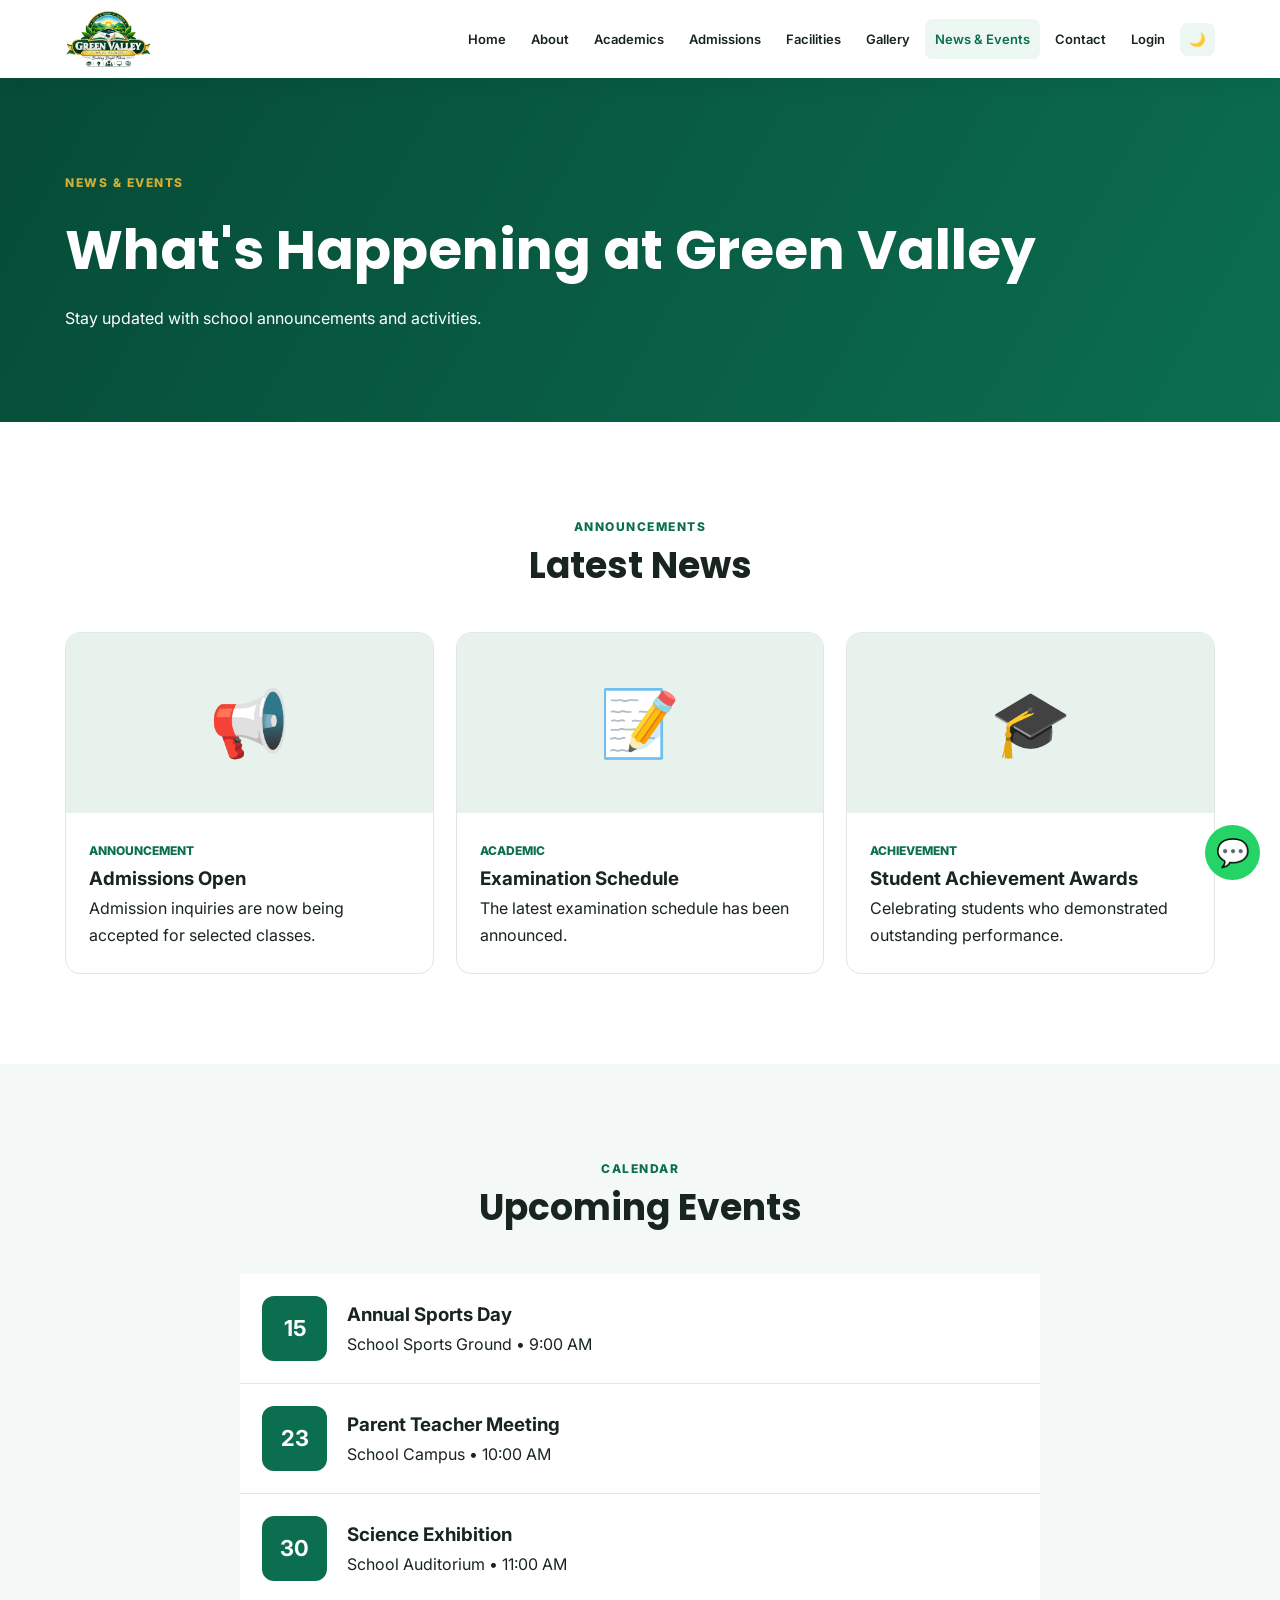
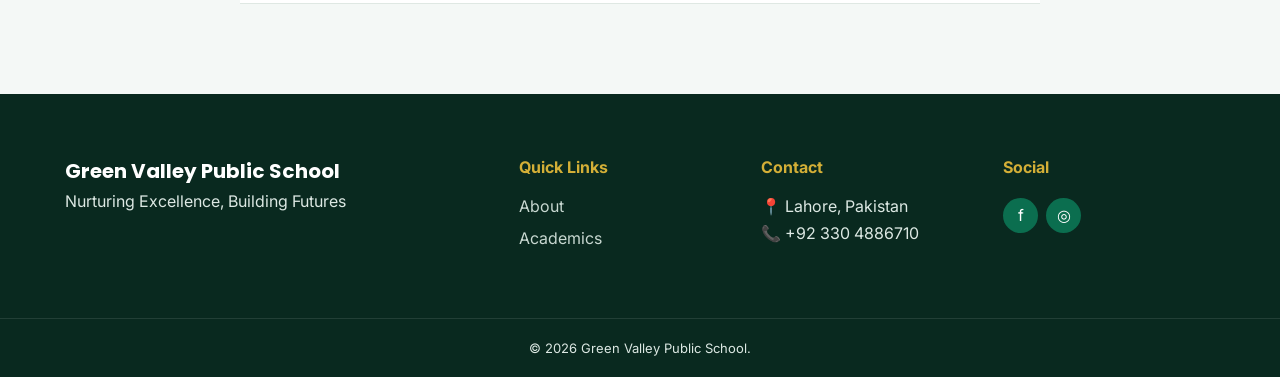
<file: news-events.html>
<!DOCTYPE html><html lang="en"><head><meta charset="UTF-8"><meta name="viewport" content="width=device-width,initial-scale=1"><title>News & Events | Green Valley Public School</title><link href="https://fonts.googleapis.com/css2?family=Inter:wght@400;500;600;700;800&family=Poppins:wght@600;700;800&display=swap" rel="stylesheet"><link rel="stylesheet" href="css/style.css"></head><body>
<header class="header"><div class="container nav"><a href="index.html" class="logo"><img src="images/logo.png" alt="Green Valley Public School" class="logo-img"></a><button class="menu-btn" id="menuBtn">☰</button><nav id="navMenu"><a href="index.html">Home</a><a href="about.html">About</a><a href="academics.html">Academics</a><a href="admissions.html">Admissions</a><a href="facilities.html">Facilities</a><a href="gallery.html">Gallery</a><a class="active" href="news-events.html">News & Events</a><a href="contact.html">Contact</a><a href="login.html">Login</a><button id="darkMode" class="icon-btn">🌙</button></nav></div></header>
<section class="page-hero"><div class="container"><span class="section-label">News & Events</span><h1>What's Happening at Green Valley</h1><p>Stay updated with school announcements and activities.</p></div></section>
<section class="section"><div class="container"><div class="section-heading"><span class="section-label">Announcements</span><h2>Latest News</h2></div><div class="news-grid"><article class="news-card"><div class="news-image">📢</div><div class="news-body"><span>Announcement</span><h3>Admissions Open</h3><p>Admission inquiries are now being accepted for selected classes.</p></div></article><article class="news-card"><div class="news-image">📝</div><div class="news-body"><span>Academic</span><h3>Examination Schedule</h3><p>The latest examination schedule has been announced.</p></div></article><article class="news-card"><div class="news-image">🎓</div><div class="news-body"><span>Achievement</span><h3>Student Achievement Awards</h3><p>Celebrating students who demonstrated outstanding performance.</p></div></article></div></div></section>
<section class="section light"><div class="container"><div class="section-heading"><span class="section-label">Calendar</span><h2>Upcoming Events</h2></div><div class="event-list"><div class="event"><strong>15</strong><div><h3>Annual Sports Day</h3><p>School Sports Ground • 9:00 AM</p></div></div><div class="event"><strong>23</strong><div><h3>Parent Teacher Meeting</h3><p>School Campus • 10:00 AM</p></div></div><div class="event"><strong>30</strong><div><h3>Science Exhibition</h3><p>School Auditorium • 11:00 AM</p></div></div></div></div></section>
<footer><div class="container footer-grid"><div><div class="footer-logo">Green Valley Public School</div><p>Nurturing Excellence, Building Futures</p></div><div><h4>Quick Links</h4><a href="about.html">About</a><a href="academics.html">Academics</a></div><div><h4>Contact</h4><p>📍 Lahore, Pakistan</p><p>📞 +92 330 4886710</p></div><div><h4>Social</h4><div class="socials"><a href="#">f</a><a href="#">◎</a></div></div></div><div class="copyright">© 2026 Green Valley Public School.</div></footer><a class="whatsapp" href="https://wa.me/923304886710">💬</a><button id="topBtn" class="top-btn">↑</button><script src="js/script.js"></script></body></html>
</file>
<file: css/style.css>
*{margin:0;padding:0;box-sizing:border-box}html{scroll-behavior:smooth}:root{--green:#0B6E4F;--dark:#064b37;--gold:#d4af37;--white:#fff;--light:#f4f8f6;--text:#18251f;--muted:#66756e;--border:#dfe8e3;--shadow:0 15px 40px rgba(0,0,0,.08)}body{font-family:Inter,sans-serif;color:var(--text);background:var(--white);line-height:1.7}a{text-decoration:none;color:inherit}.container{width:min(1150px,92%);margin:auto}.header{position:sticky;top:0;z-index:1000;background:rgba(255,255,255,.96);backdrop-filter:blur(12px);box-shadow:0 3px 20px rgba(0,0,0,.06)}.nav{min-height:78px;display:flex;align-items:center;justify-content:space-between}.logo{display:flex;align-items:center}.logo-img{height:58px;width:auto;display:block;object-fit:contain}nav{display:flex;align-items:center;gap:5px}nav a{padding:9px 10px;font-size:13px;font-weight:600;border-radius:7px}nav a:hover,nav a.active{color:var(--green);background:#edf7f2}.menu-btn{display:none;border:0;background:transparent;font-size:28px}.icon-btn{border:0;background:#edf7f2;padding:9px;border-radius:8px;cursor:pointer}.hero{min-height:650px;display:flex;align-items:center;background:linear-gradient(90deg,rgba(3,45,32,.88),rgba(3,45,32,.35)),url("https://images.unsplash.com/photo-1580582932707-520aed937b7b?auto=format&fit=crop&w=1800&q=80") center/cover}.hero-content{color:#fff}.hero-content{max-width:1150px}.hero-content p{max-width:600px;font-size:18px;color:#eef6f2}.badge,.section-label{color:var(--green);font-weight:800;text-transform:uppercase;letter-spacing:1.5px;font-size:12px}.hero .badge{color:var(--gold)}.hero h1{font-family:Poppins;font-size:clamp(40px,6vw,72px);line-height:1.12;margin:15px 0}.hero h1 span{color:#e8c84a}.hero-buttons{display:flex;gap:12px;margin-top:30px}.btn{display:inline-block;border:0;border-radius:8px;padding:13px 22px;font-weight:700;cursor:pointer;transition:.3s}.btn:hover{transform:translateY(-3px)}.btn-gold{background:var(--gold);color:#17200c}.btn-green{background:var(--green);color:#fff}.btn-outline{border:1px solid rgba(255,255,255,.6);color:#fff}.stats{background:var(--green);color:#fff}.stats-grid{display:grid;grid-template-columns:repeat(4,1fr)}.stat{padding:28px;text-align:center;border-right:1px solid rgba(255,255,255,.18)}.stat strong,.stat span{display:block}.stat strong{font-family:Poppins;font-size:30px}.stat span{opacity:.85}.section{padding:90px 0}.light{background:var(--light)}.section-heading{text-align:center;margin-bottom:45px}.section-heading h2,.two-col h2{font-family:Poppins;font-size:36px;line-height:1.2;margin-top:5px}.two-col{display:grid;grid-template-columns:1fr 1fr;gap:70px;align-items:center}.about-card,.info-box{padding:45px;border-radius:20px;background:#fff;box-shadow:var(--shadow);border:1px solid var(--border)}.about-icon{font-size:50px}.text-link{display:inline-block;margin-top:20px;color:var(--green);font-weight:800}.cards-4{display:grid;grid-template-columns:repeat(4,1fr);gap:20px}.feature-card,.facility{padding:30px 22px;background:#fff;border:1px solid var(--border);border-radius:15px;transition:.3s}.feature-card:hover,.facility:hover{transform:translateY(-7px);box-shadow:var(--shadow);border-color:#a8d6c2}.feature-icon{font-size:35px;margin-bottom:12px}.feature-card p,.facility p{color:var(--muted);font-size:14px}.news-grid{display:grid;grid-template-columns:repeat(3,1fr);gap:22px}.news-card{overflow:hidden;border-radius:15px;background:#fff;border:1px solid var(--border);transition:.3s}.news-card:hover{transform:translateY(-5px);box-shadow:var(--shadow)}.news-image{height:180px;background:#e7f2ed;display:grid;place-items:center;font-size:65px}.news-body{padding:23px}.news-body>span{color:var(--green);font-size:12px;font-weight:800;text-transform:uppercase}.testimonial-grid{display:grid;grid-template-columns:1fr 1fr;gap:25px}.testimonial{padding:30px;border-radius:15px;background:#fff;border:1px solid var(--border)}.stars{color:var(--gold);letter-spacing:3px}.page-hero{padding:90px 0;color:#fff;background:linear-gradient(120deg,#064b37,#0B6E4F)}.page-hero h1{font-family:Poppins;font-size:clamp(35px,5vw,55px);margin:8px 0}.page-hero .section-label{color:var(--gold)}.facility-grid{display:grid;grid-template-columns:repeat(3,1fr);gap:22px}.facility>div{font-size:42px}.timeline{display:grid;gap:18px;max-width:850px;margin:auto}.timeline>div{padding:25px;border-left:5px solid var(--green);background:var(--light);border-radius:8px}.timeline b{color:var(--green)}.subject-grid{display:grid;grid-template-columns:repeat(4,1fr);gap:15px}.subject-grid div{padding:20px;text-align:center;background:#fff;border:1px solid var(--border);border-radius:10px;font-weight:700}.check-list{list-style:none}.check-list li{margin:12px 0}.check-list li:before{content:"✓";color:var(--green);font-weight:bold;margin-right:10px}.principal{display:grid;grid-template-columns:300px 1fr;gap:50px;align-items:center}.principal-photo{height:330px;border-radius:20px;background:#e6f1ec;display:grid;place-items:center;font-size:100px}.steps{display:grid;grid-template-columns:repeat(4,1fr);gap:18px}.steps>div{padding:25px;background:var(--light);border-radius:15px}.steps b{display:block;font-size:28px;color:var(--green)}.table-wrap{overflow-x:auto}table{width:100%;border-collapse:collapse;background:#fff;min-width:600px}th,td{padding:16px;border:1px solid var(--border);text-align:left}th{background:var(--green);color:#fff}.note{color:var(--muted);margin-top:10px}.form-card{padding:35px;background:#fff;border-radius:18px;box-shadow:var(--shadow)}.form-card h2{font-family:Poppins;margin-bottom:20px}form{display:grid;gap:13px}input,select,textarea{width:100%;padding:13px 15px;border:1px solid var(--border);border-radius:8px;font:inherit;outline:none}input:focus,select:focus,textarea:focus{border-color:var(--green)}textarea{min-height:130px;resize:vertical}.filters{display:flex;justify-content:center;gap:10px;margin-bottom:30px;flex-wrap:wrap}.filter{border:1px solid var(--border);background:#fff;padding:9px 18px;border-radius:30px;cursor:pointer}.filter.active,.filter:hover{background:var(--green);color:#fff}.gallery-grid{display:grid;grid-template-columns:repeat(4,1fr);gap:18px}.gallery-item{height:220px;background:var(--light);border-radius:15px;display:grid;place-items:center;cursor:pointer;transition:.3s;overflow:hidden}.gallery-item:hover{transform:scale(1.03);box-shadow:var(--shadow)}.gallery-item div{font-size:65px}.gallery-item span{font-weight:700}.lightbox{display:none;position:fixed;inset:0;background:rgba(0,0,0,.85);z-index:2000;place-items:center;color:#fff}.lightbox.show{display:grid}#closeLightbox{position:absolute;top:20px;right:30px;font-size:40px;color:#fff;background:none;border:0;cursor:pointer}.event-list{max-width:800px;margin:auto}.event{display:flex;gap:20px;align-items:center;padding:22px;background:#fff;border-bottom:1px solid var(--border)}.event>strong{width:65px;height:65px;display:grid;place-items:center;background:var(--green);color:#fff;border-radius:12px;font-size:22px}.contact-grid{display:grid;grid-template-columns:1fr 1fr;gap:40px}.contact-item{margin-bottom:20px}.contact-item strong{color:var(--green)}.map{height:300px;margin-top:25px;border-radius:15px;overflow:hidden}.map iframe{width:100%;height:100%;border:0}.cta{padding:75px 0;text-align:center;background:var(--dark);color:#fff}.cta h2{font-family:Poppins;font-size:38px;margin-bottom:10px}footer{background:#09291f;color:#dce8e3}.footer-grid{padding:60px 0;display:grid;grid-template-columns:2fr 1fr 1fr 1fr;gap:30px}.footer-logo{font-family:Poppins;font-size:20px;font-weight:700;color:#fff}footer h4{color:var(--gold);margin-bottom:12px}footer a{display:block;margin:5px 0;color:#c8d8d1}.socials{display:flex;gap:8px}.socials a{width:35px;height:35px;border-radius:50%;display:grid;place-items:center;background:var(--green);color:#fff}.copyright{text-align:center;padding:18px;border-top:1px solid rgba(255,255,255,.1);font-size:13px}.whatsapp,.top-btn{position:fixed;z-index:900;border:0;cursor:pointer}.whatsapp{right:20px;bottom:20px;width:55px;height:55px;display:grid;place-items:center;border-radius:50%;background:#25D366;font-size:27px}.top-btn{right:20px;bottom:85px;width:40px;height:40px;display:none;border-radius:50%;background:var(--green);color:#fff;font-size:20px}body.dark{--white:#101815;--light:#17211d;--text:#edf5f1;--muted:#a9b9b2;--border:#293a33;background:#101815}body.dark .header,body.dark .news-card,body.dark .feature-card,body.dark .facility,body.dark .testimonial,body.dark .form-card,body.dark .about-card,body.dark .info-box,body.dark table,body.dark .subject-grid div,body.dark .event{background:#17211d}body.dark input,body.dark select,body.dark textarea{background:#101815;color:#fff}@media(max-width:1000px){nav a{padding:8px 6px;font-size:12px}.cards-4{grid-template-columns:repeat(2,1fr)}.gallery-grid{grid-template-columns:repeat(3,1fr)}}@media(max-width:760px){.menu-btn{display:block}nav{position:absolute;left:0;right:0;top:78px;display:none;flex-direction:column;align-items:stretch;padding:15px;background:#fff;box-shadow:var(--shadow)}body.dark nav{background:#17211d}nav.open{display:flex}nav a{padding:12px}.hero{min-height:580px}.hero h1{font-size:42px}.hero-buttons{flex-direction:column;align-items:flex-start}.stats-grid,.two-col,.news-grid,.testimonial-grid,.facility-grid,.contact-grid,.principal{grid-template-columns:1fr}.stats-grid{grid-template-columns:repeat(2,1fr)}.cards-4,.steps,.subject-grid{grid-template-columns:1fr 1fr}.gallery-grid{grid-template-columns:1fr 1fr}.footer-grid{grid-template-columns:1fr 1fr}.section{padding:65px 0}}@media(max-width:480px){.logo-img{height:48px}.cards-4,.steps,.subject-grid,.gallery-grid,.footer-grid{grid-template-columns:1fr}.stat{padding:20px 10px}.stat strong{font-size:24px}.section-heading h2,.two-col h2{font-size:30px}.hero h1{font-size:36px}.page-hero{padding:65px 0}}
</file>
